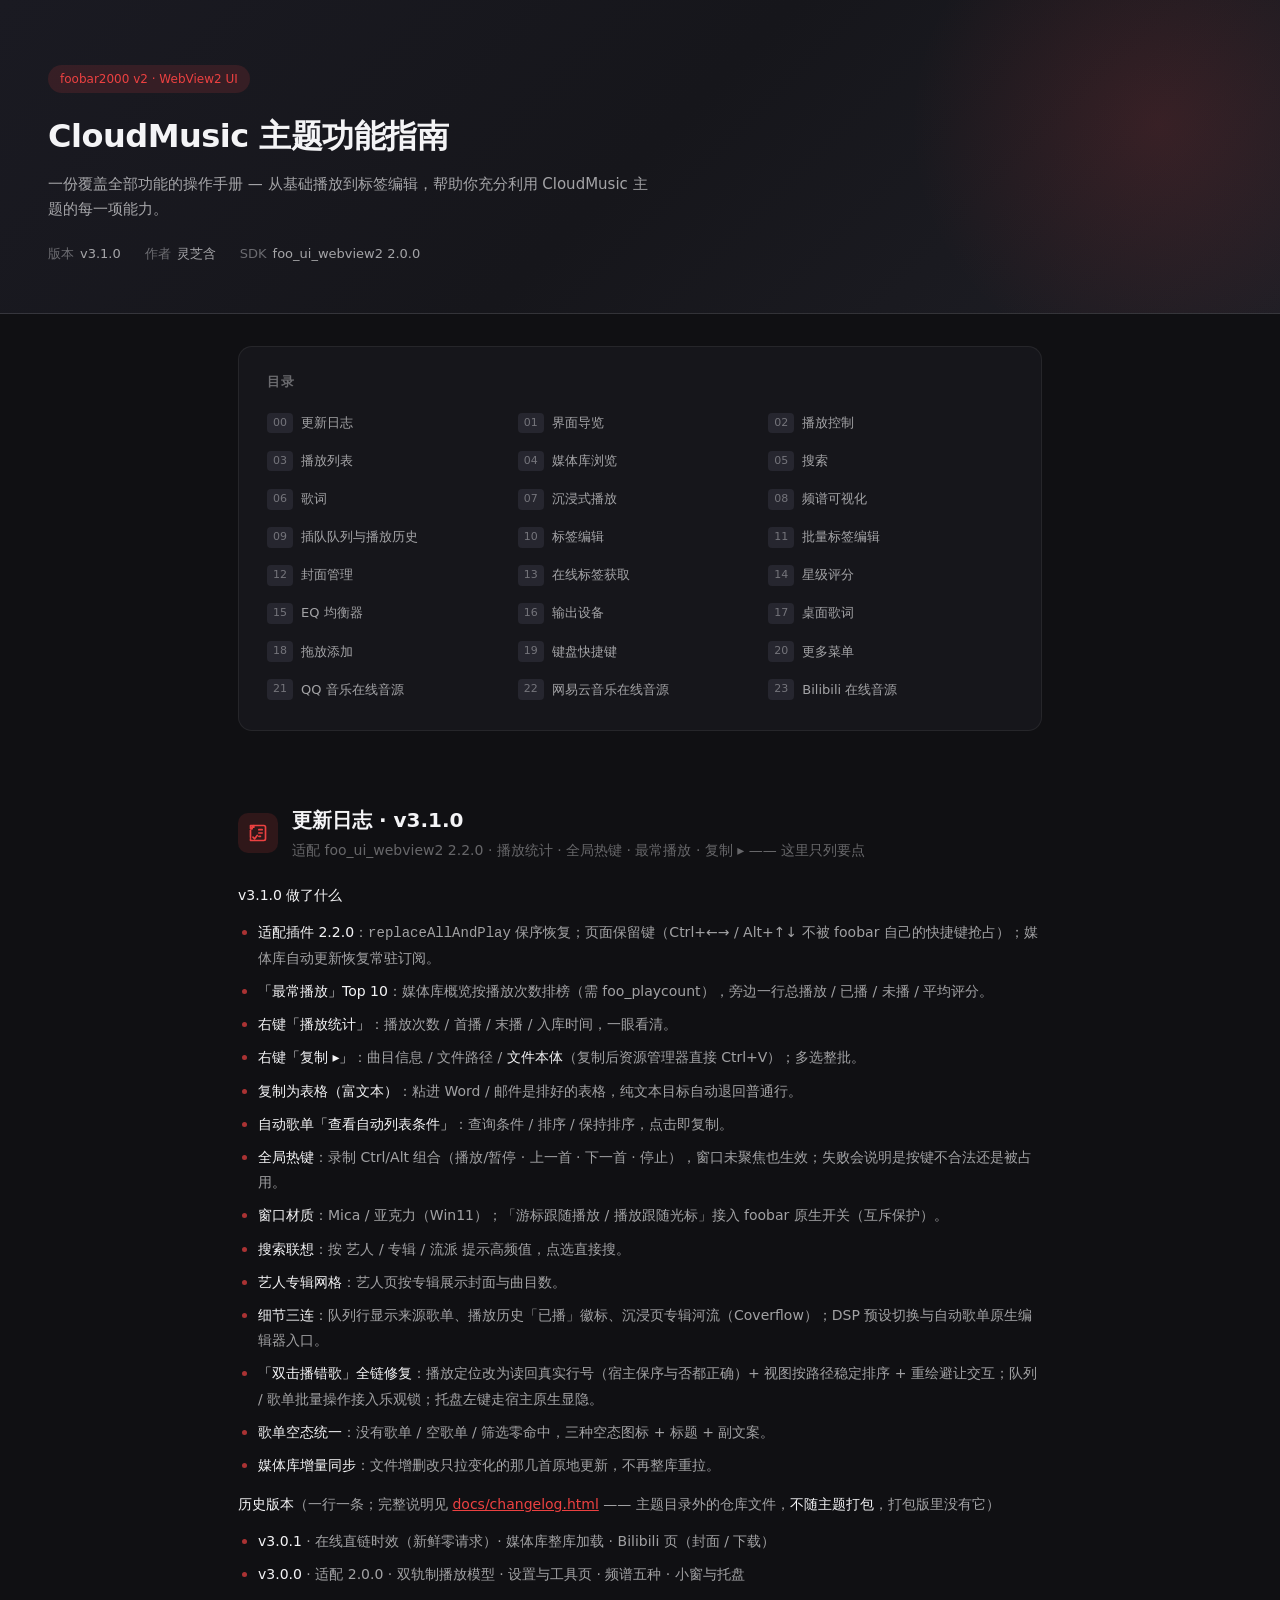
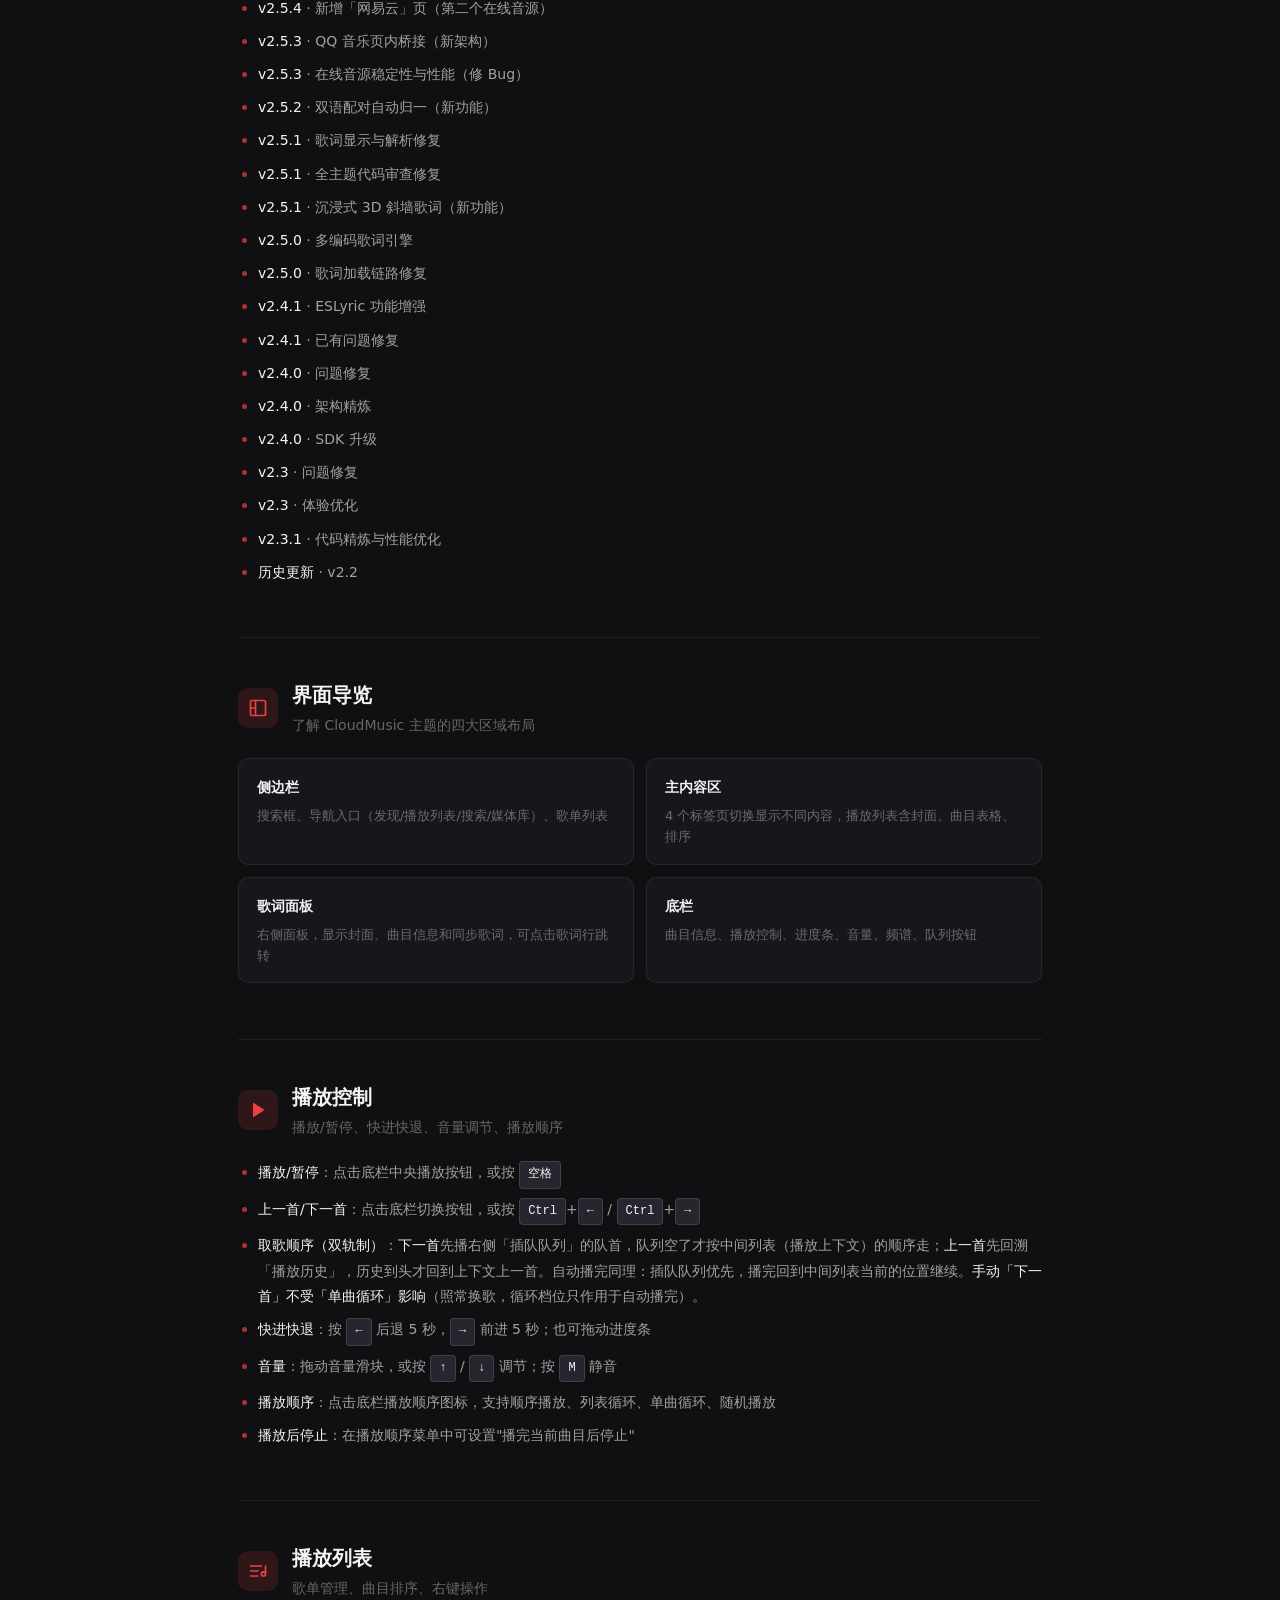
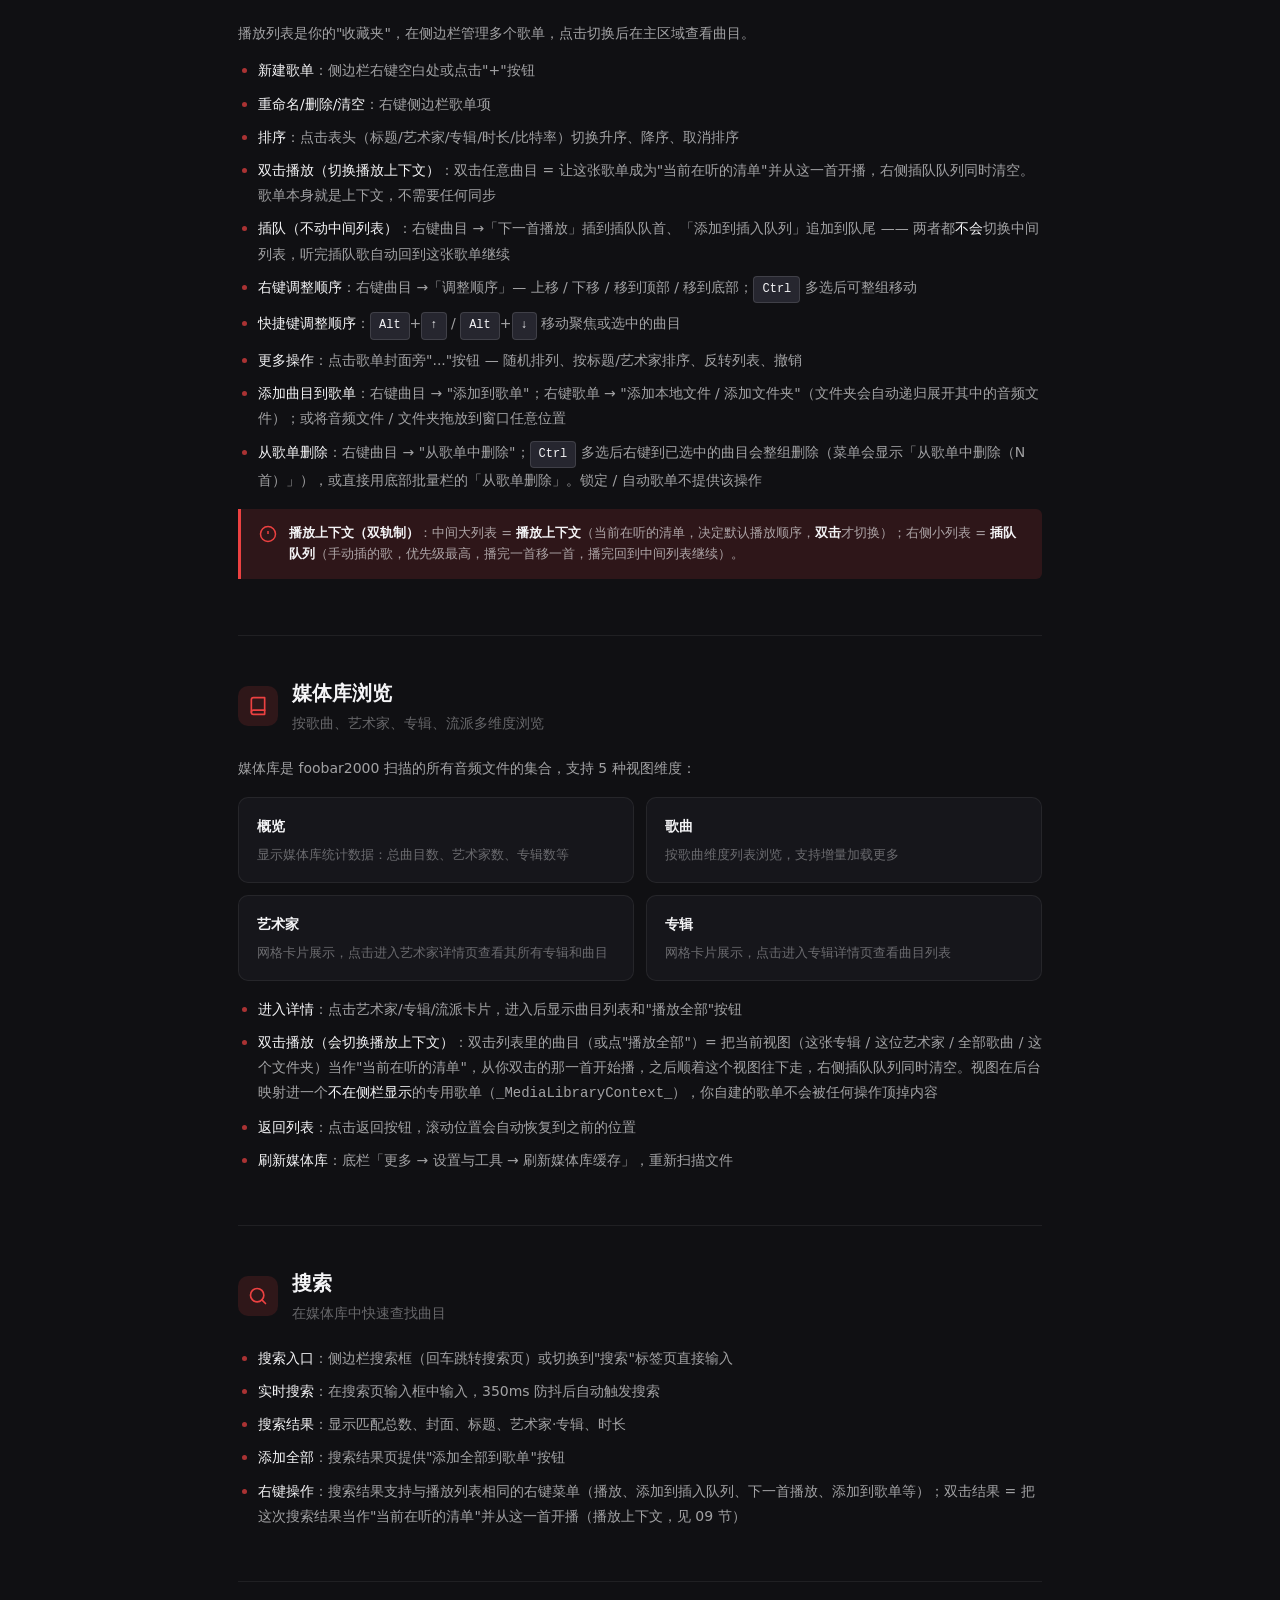
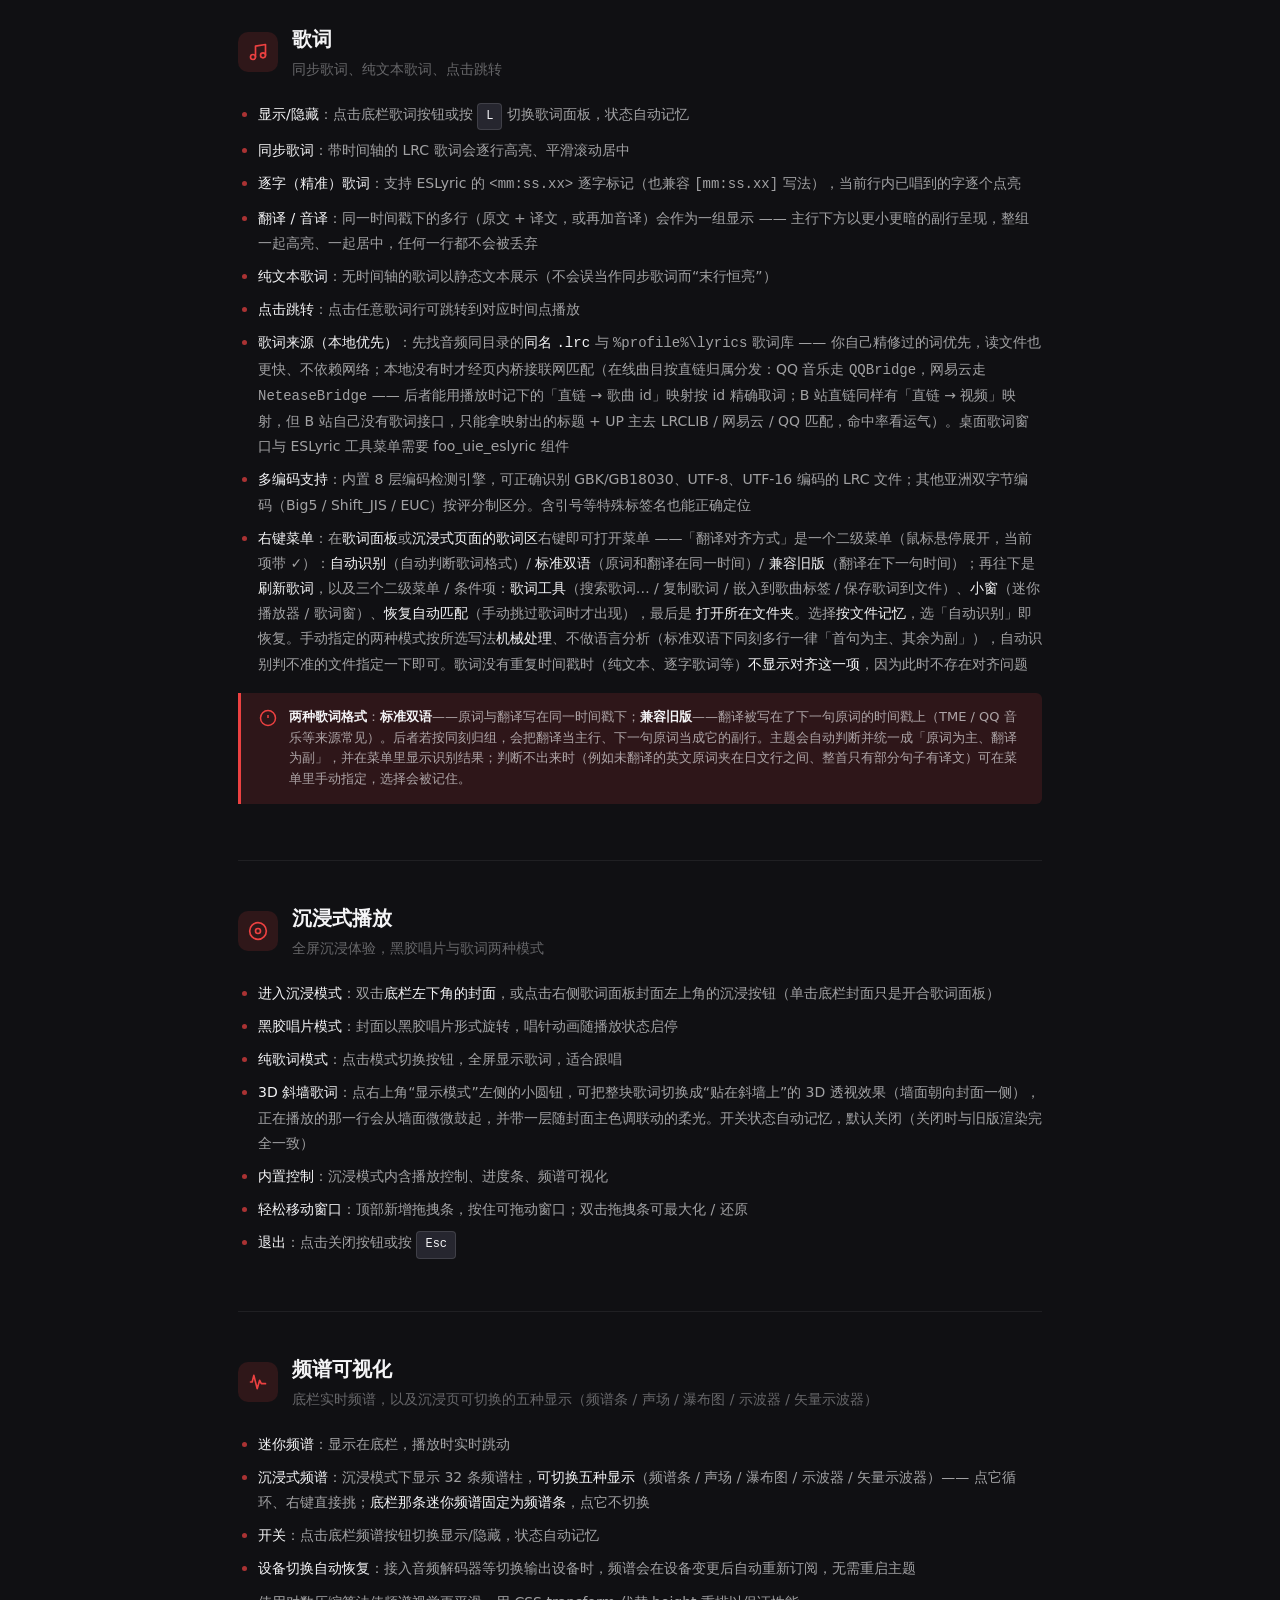
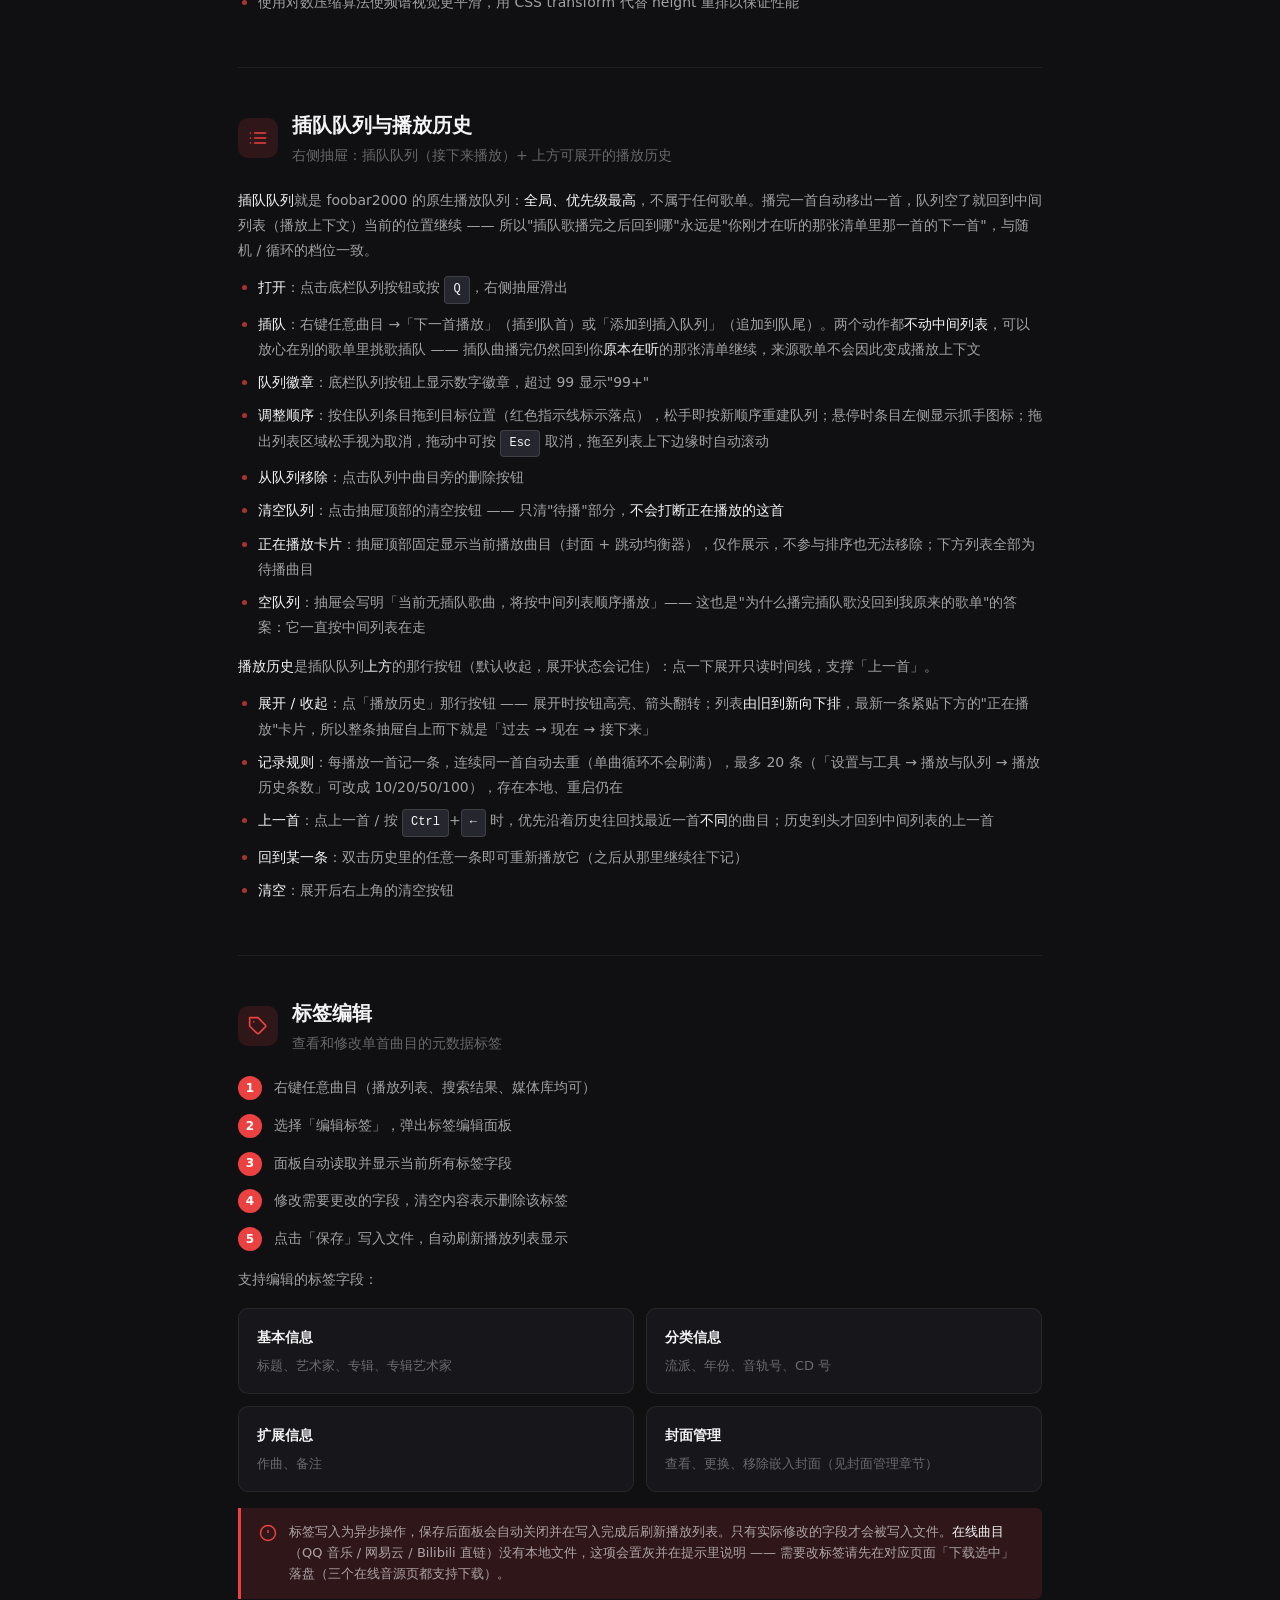
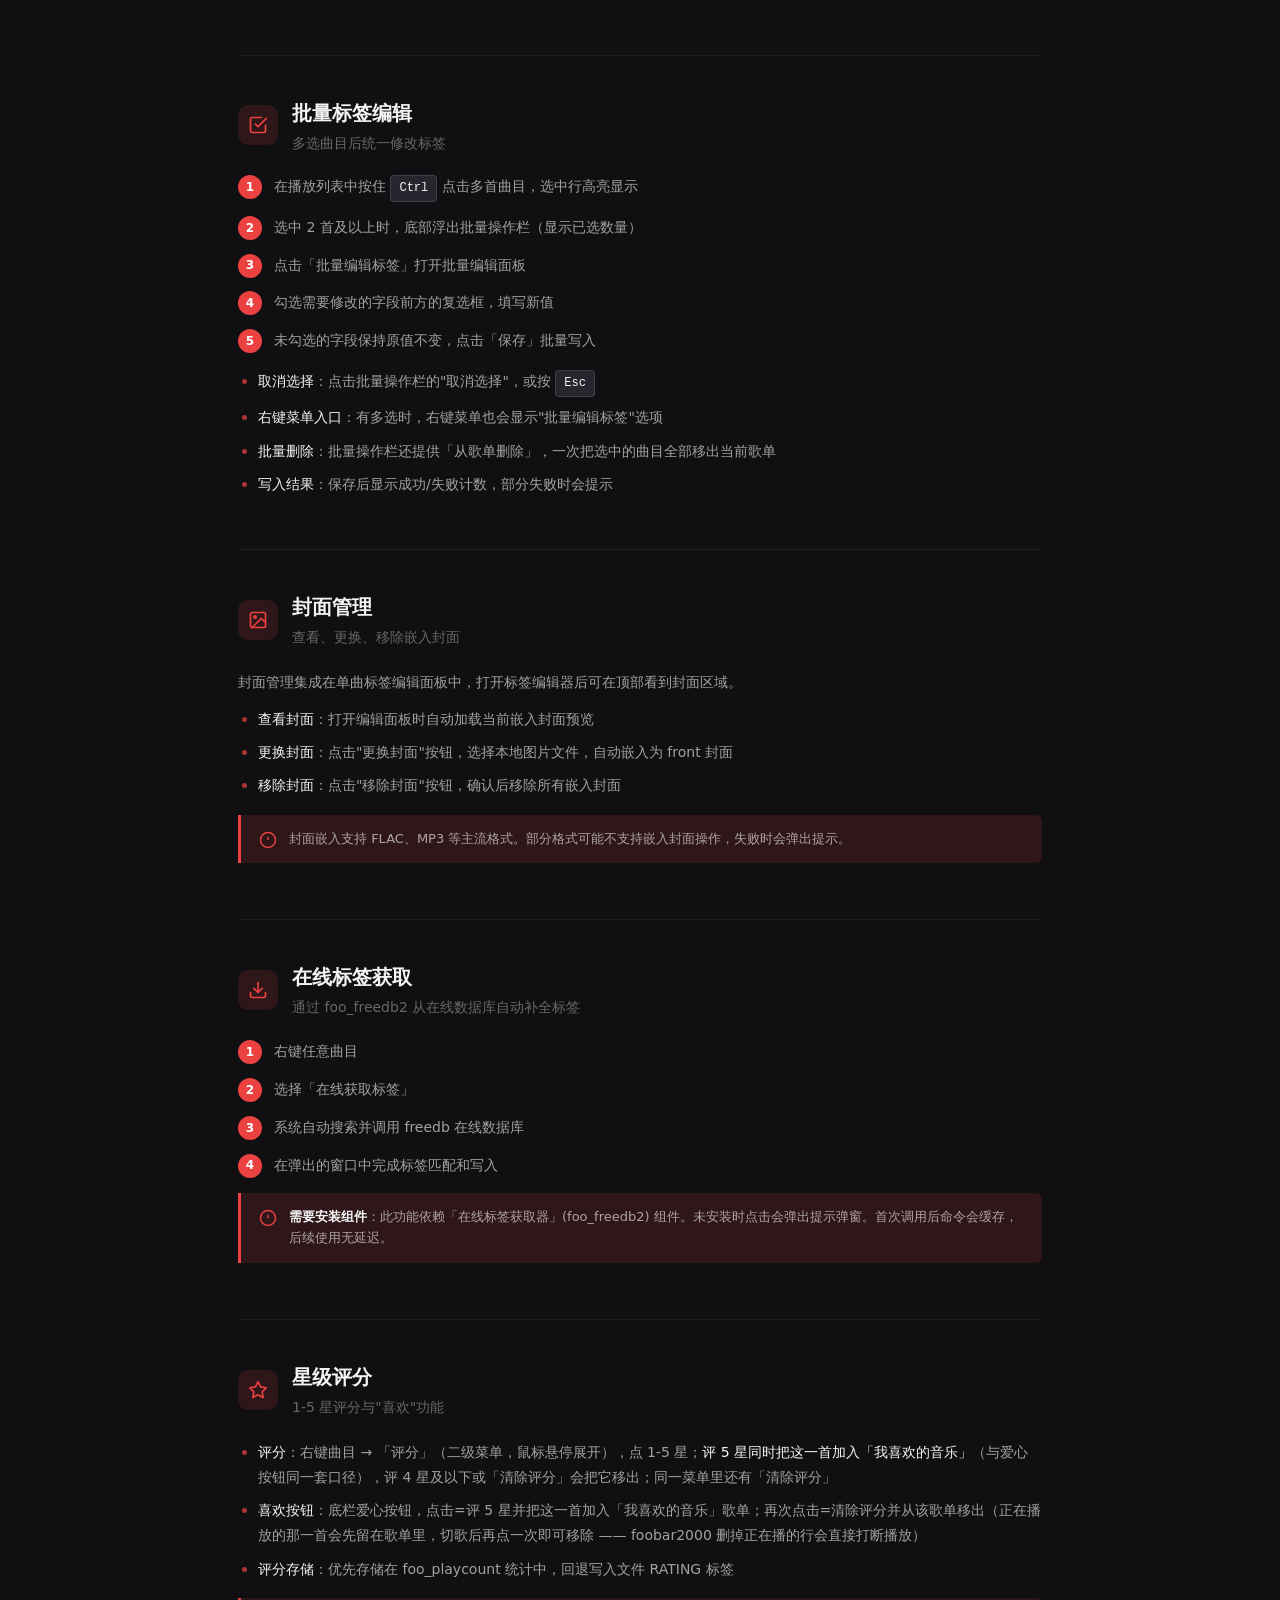
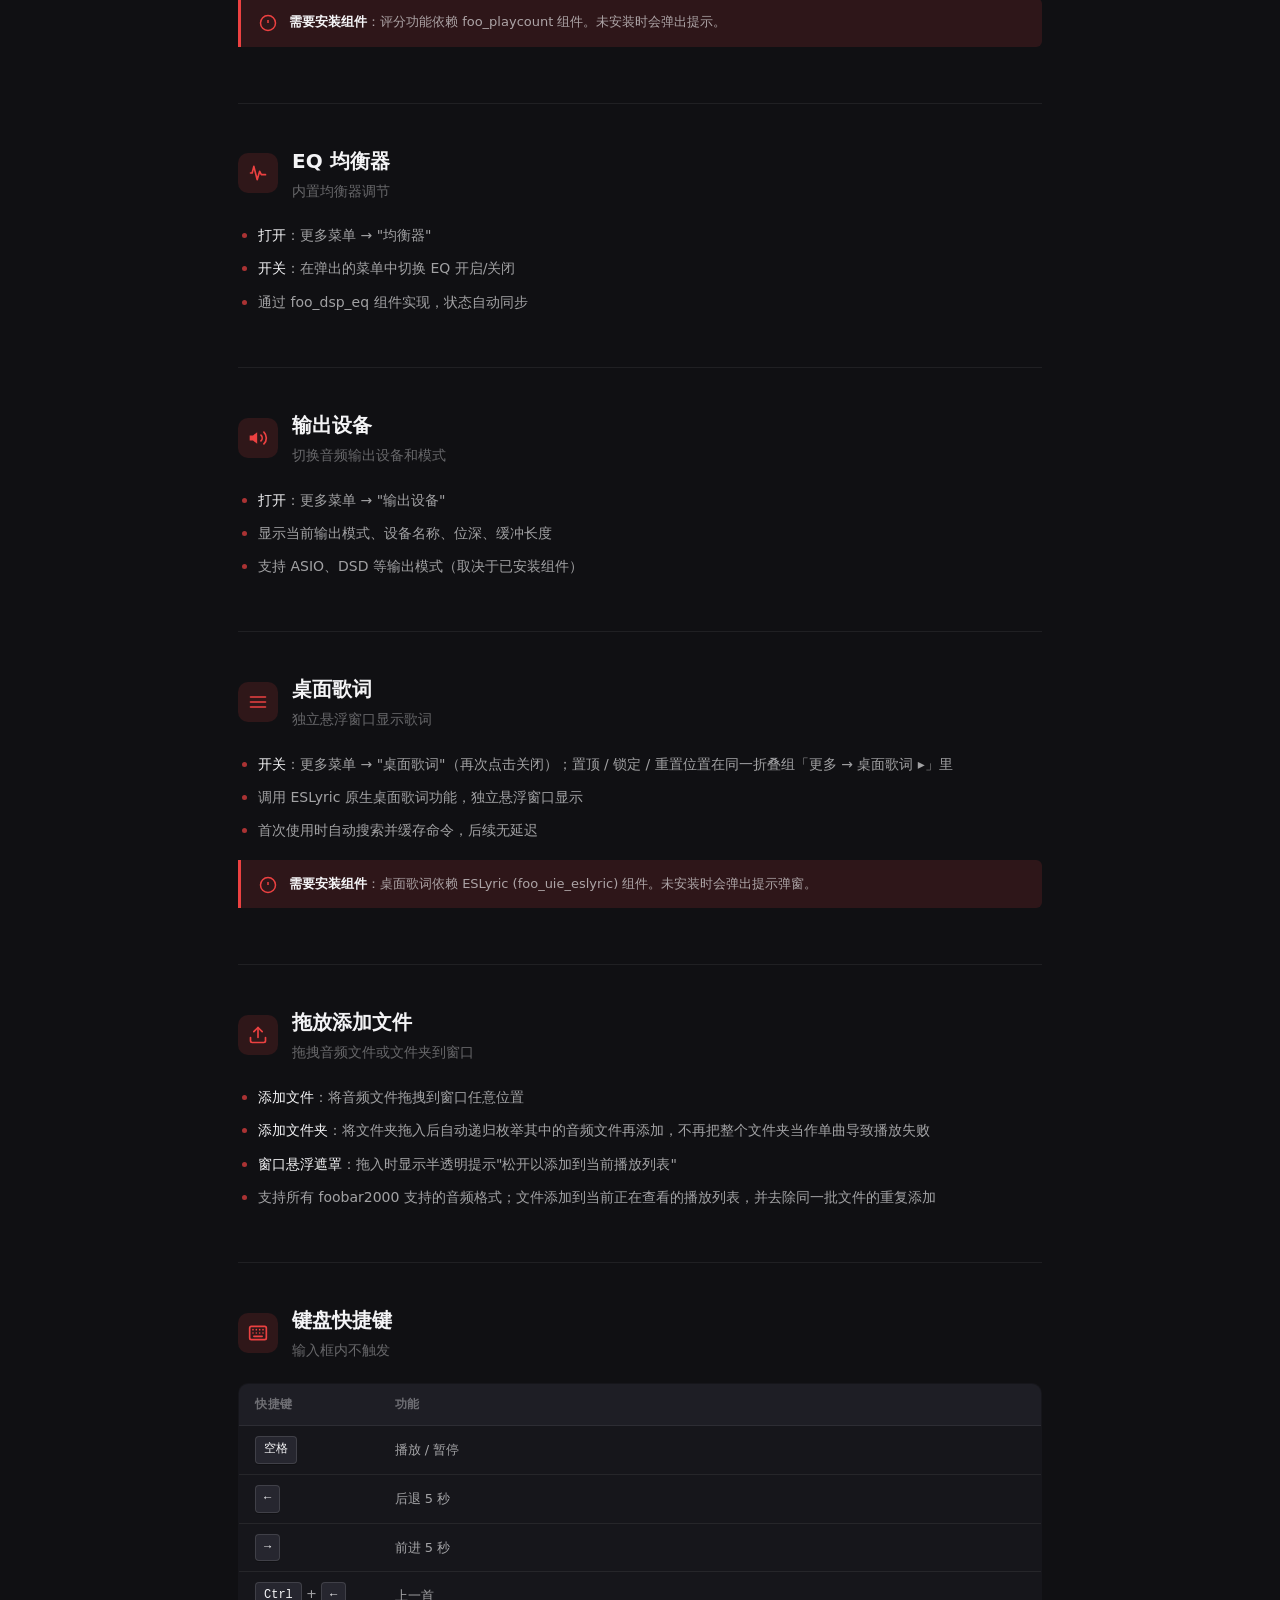
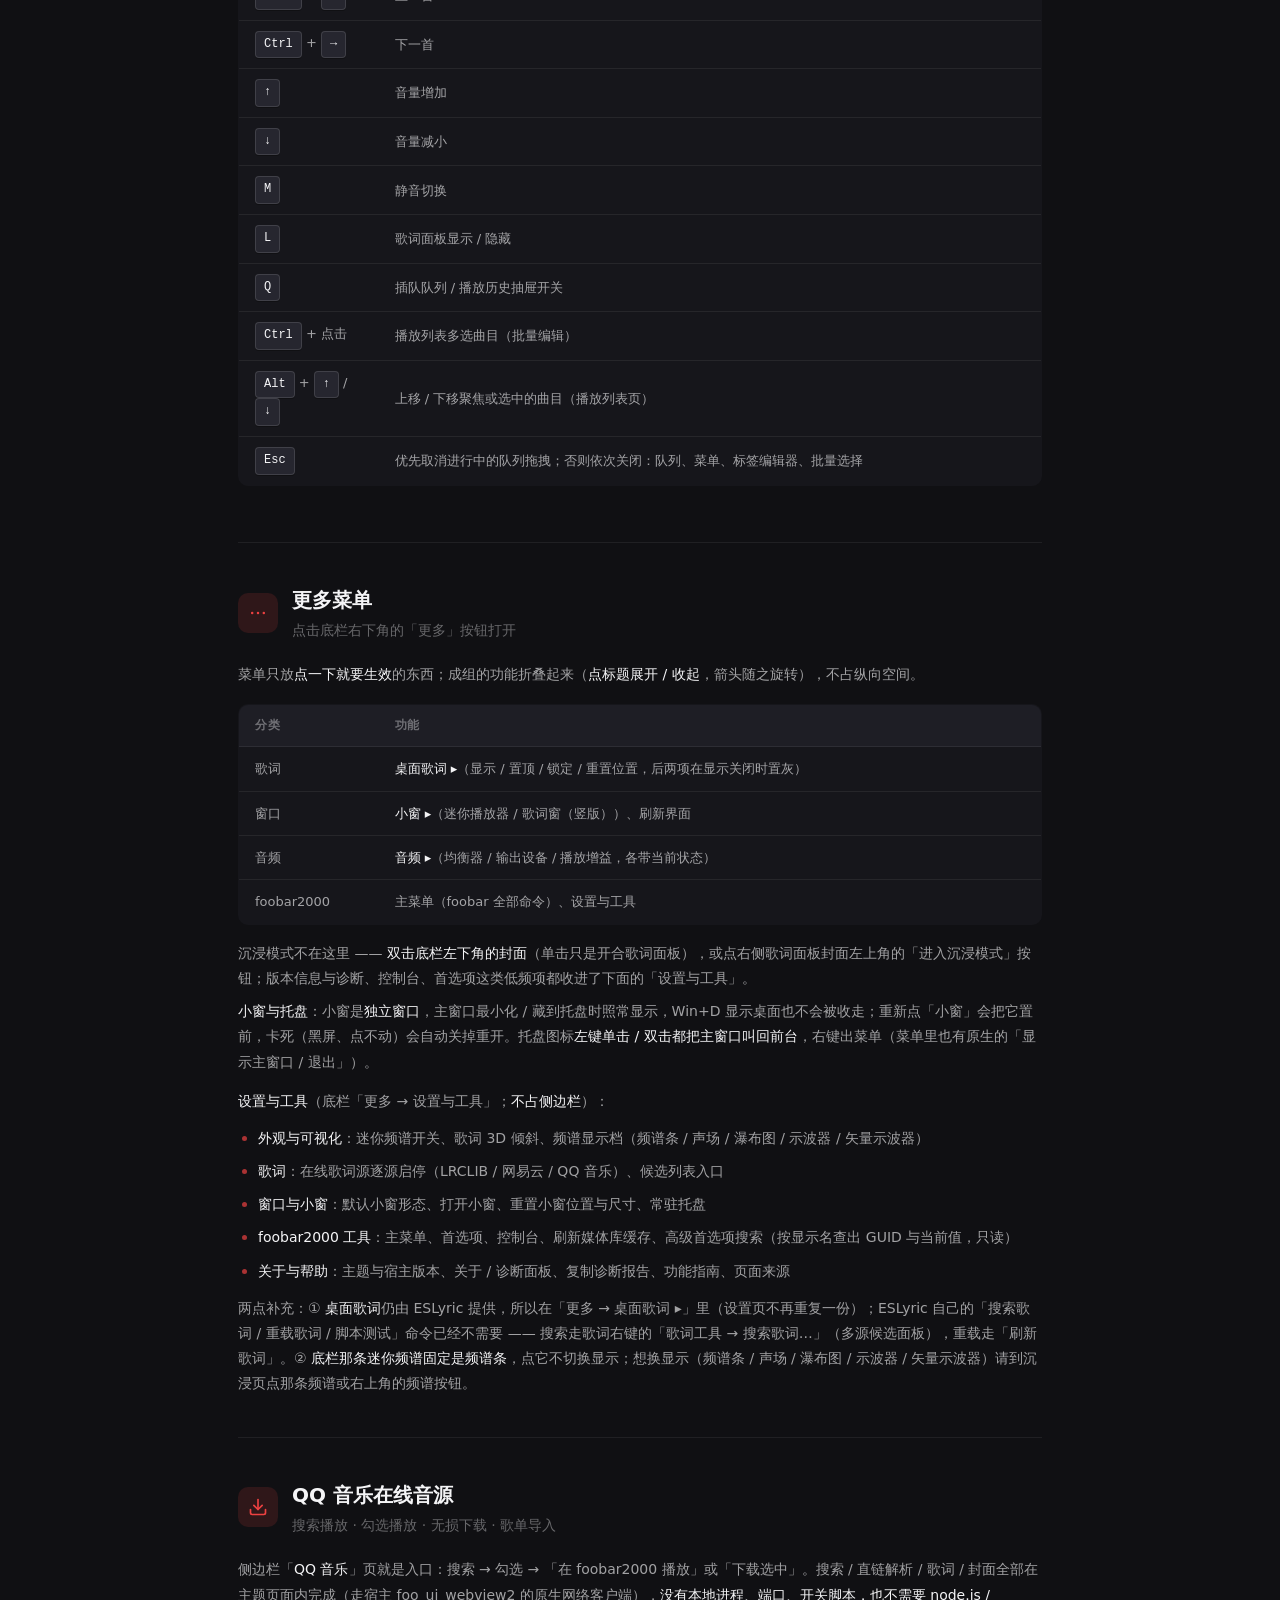
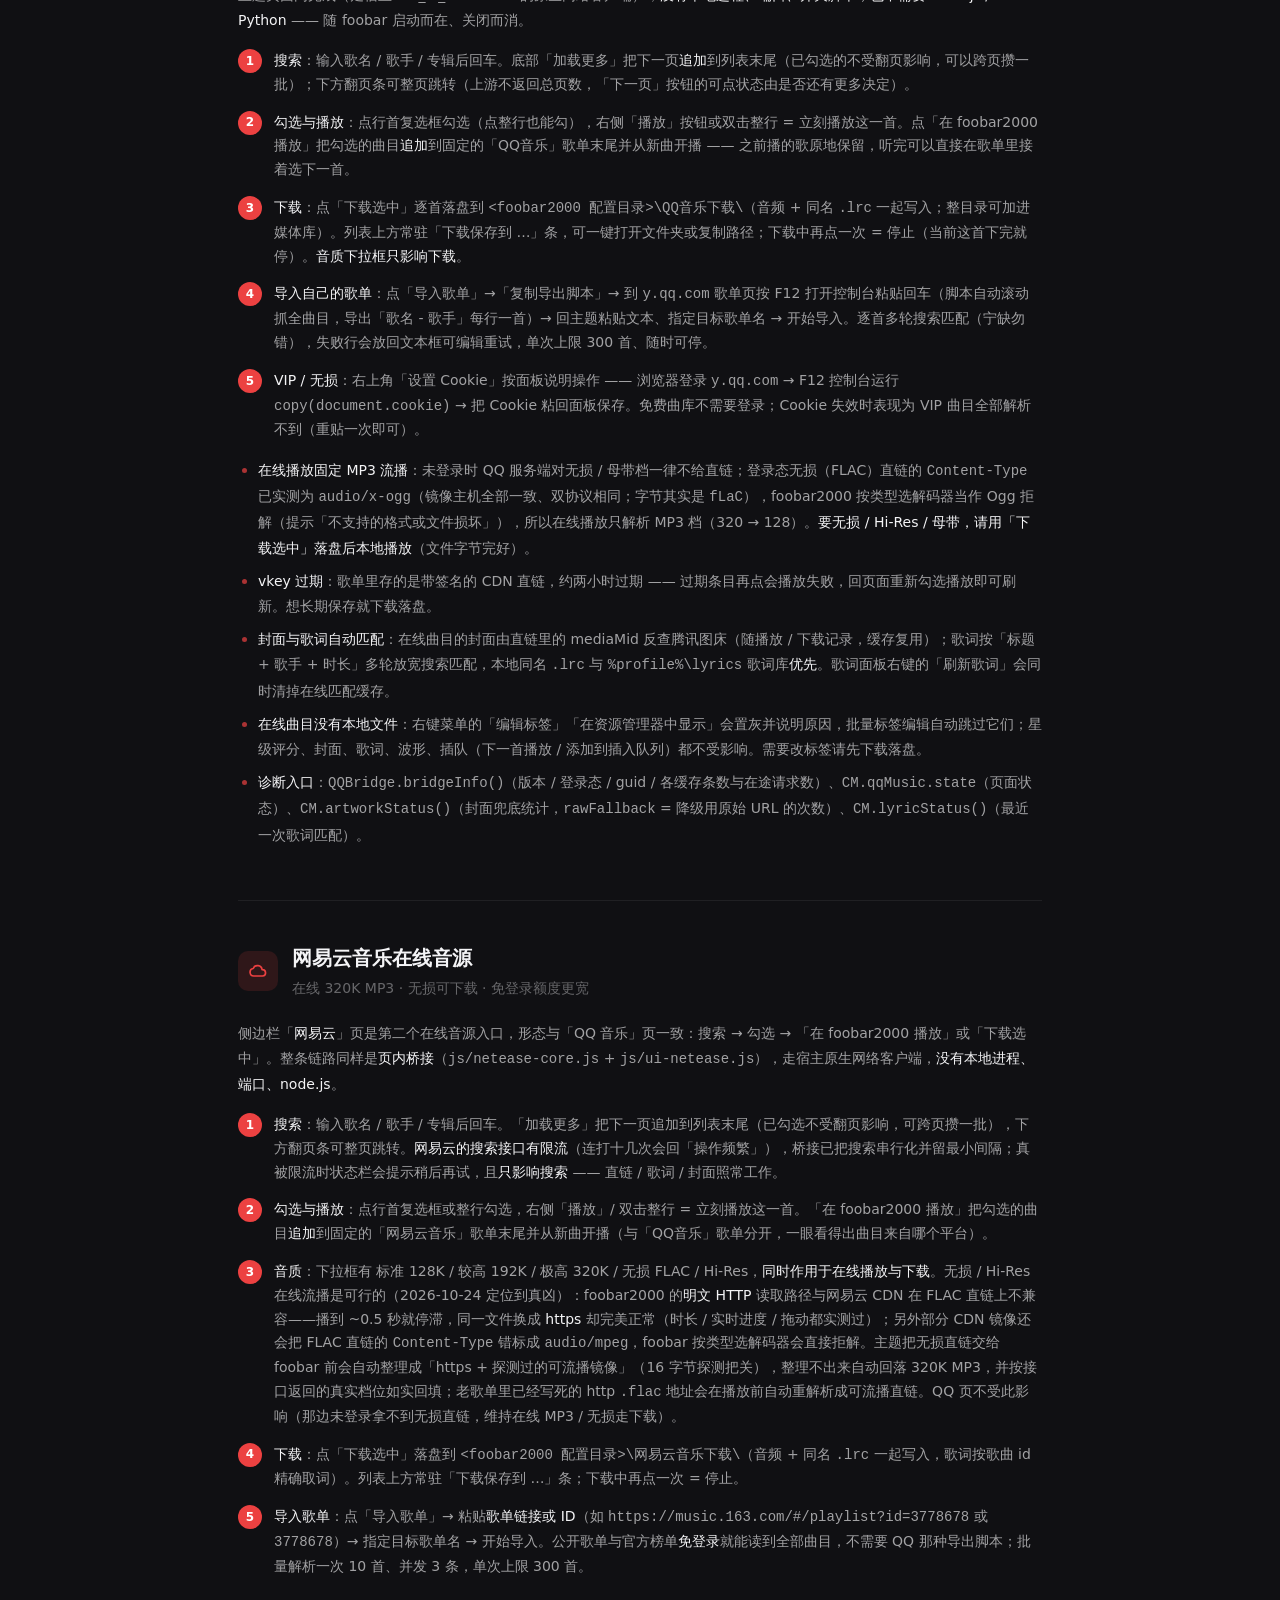
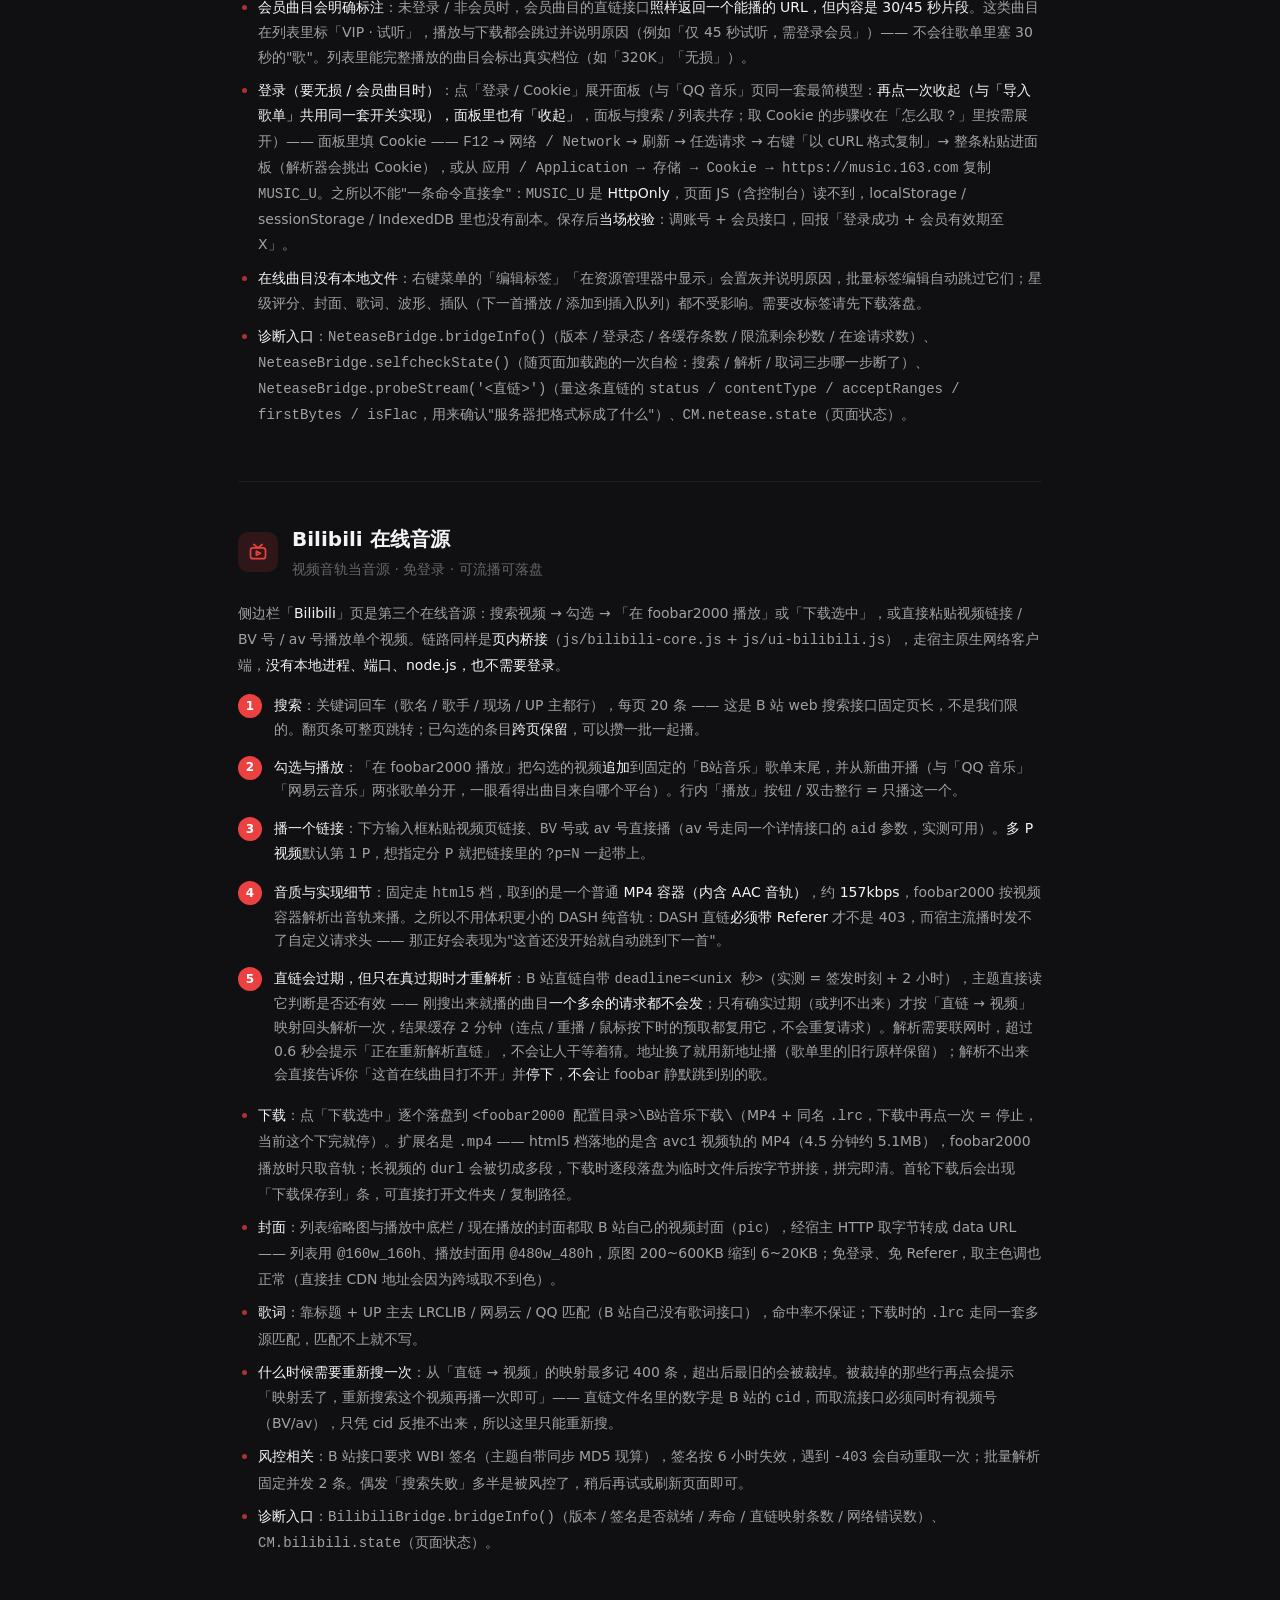
<file: default/guide.html>
<!DOCTYPE html>
<html lang="zh-CN">
<head>
<meta charset="UTF-8">
<meta name="viewport" content="width=device-width, initial-scale=1.0">
<title>CloudMusic 主题功能指南</title>
<style>
  :root{
    --accent:#EC4141; --accent-soft:hsla(0,81%,59%,0.14); --accent-glow:hsla(0,81%,59%,0.45);
    --bg-0:#101013; --bg-1:#16161b; --bg-2:#1e1e25; --bg-3:#26262f; --bg-4:#2f2f3a;
    --text:#f4f4f6; --text-2:rgba(244,244,246,0.64); --text-3:rgba(244,244,246,0.38);
    --border:rgba(255,255,255,0.065); --border-strong:rgba(255,255,255,0.12);
    --r-s:6px; --r-m:10px; --r-l:14px; --r-xl:20px;
    --ease:cubic-bezier(0.22,1,0.36,1);
  }
  *{margin:0;padding:0;box-sizing:border-box}
  body{
    font-family:'Segoe UI',system-ui,-apple-system,sans-serif;
    background:var(--bg-0);color:var(--text);line-height:1.7;
    -webkit-font-smoothing:antialiased;
  }
  /* Hero */
  .hero{
    position:relative;overflow:hidden;
    background:linear-gradient(135deg,#1a1a22 0%,#16161b 50%,#1e1e25 100%);
    border-bottom:1px solid var(--border-strong);
    padding:64px 48px 48px;
  }
  .hero::before{
    content:'';position:absolute;top:-40%;right:-10%;width:500px;height:500px;
    background:radial-gradient(circle,var(--accent-soft) 0%,transparent 70%);
    pointer-events:none;
  }
  .hero-badge{
    display:inline-flex;align-items:center;gap:6px;
    padding:4px 12px;border-radius:20px;font-size:12px;font-weight:500;
    background:var(--accent-soft);color:var(--accent);
    margin-bottom:16px;
  }
  .hero h1{font-size:32px;font-weight:700;letter-spacing:-0.5px;margin-bottom:8px}
  .hero p{font-size:15px;color:var(--text-2);max-width:600px}
  .hero-meta{display:flex;gap:24px;margin-top:20px;flex-wrap:wrap}
  .hero-meta-item{display:flex;align-items:center;gap:6px;font-size:13px;color:var(--text-3)}
  .hero-meta-item b{color:var(--text-2);font-weight:500}

  /* Layout */
  .container{max-width:900px;margin:0 auto;padding:0 48px}
  
  /* TOC */
  .toc{
    background:var(--bg-1);border:1px solid var(--border);
    border-radius:var(--r-l);padding:24px 28px;margin:32px auto;
    max-width:804px;
  }
  .toc-title{font-size:13px;font-weight:600;color:var(--text-3);text-transform:uppercase;letter-spacing:1px;margin-bottom:14px}
  .toc-grid{display:grid;grid-template-columns:repeat(auto-fill,minmax(200px,1fr));gap:6px}
  .toc-grid a{
    display:flex;align-items:center;gap:8px;
    font-size:13px;color:var(--text-2);text-decoration:none;
    padding:5px 0;transition:color 0.15s;
  }
  .toc-grid a:hover{color:var(--accent)}
  .toc-grid a .num{
    font-size:11px;color:var(--text-3);
    background:var(--bg-3);border-radius:4px;padding:1px 6px;min-width:22px;text-align:center;
  }

  /* Section */
  .section{padding:40px 0;border-top:1px solid var(--border)}
  .section:first-of-type{border-top:none}
  .section-header{display:flex;align-items:center;gap:14px;margin-bottom:20px}
  .section-icon{
    width:40px;height:40px;border-radius:var(--r-m);flex-shrink:0;
    display:flex;align-items:center;justify-content:center;
    background:var(--accent-soft);color:var(--accent);
  }
  .section-icon svg{width:20px;height:20px;stroke:currentColor;fill:none;stroke-width:2;stroke-linecap:round;stroke-linejoin:round}
  .section-title{font-size:20px;font-weight:600}
  .section-desc{font-size:14px;color:var(--text-3);margin-top:2px}
  .section-body{font-size:14px;color:var(--text-2);line-height:1.8}
  .section-body p{margin-bottom:12px}
  .section-body strong{color:var(--text);font-weight:500}
  .section-body ul{list-style:none;padding-left:0;margin:12px 0}
  .section-body li{
    position:relative;padding-left:20px;margin-bottom:8px;
  }
  .section-body li::before{
    content:'';position:absolute;left:4px;top:10px;
    width:5px;height:5px;border-radius:50%;background:var(--accent);opacity:0.7;
  }

  /* Feature cards */
  .feature-grid{display:grid;grid-template-columns:1fr 1fr;gap:12px;margin:16px 0}
  .feature-card{
    background:var(--bg-1);border:1px solid var(--border);
    border-radius:var(--r-m);padding:16px 18px;
    transition:border-color 0.2s;
  }
  .feature-card:hover{border-color:var(--border-strong)}
  .feature-card-title{font-size:14px;font-weight:600;color:var(--text);margin-bottom:6px}
  .feature-card-desc{font-size:13px;color:var(--text-3);line-height:1.6}

  /* Shortcut table */
  .shortcut-table{
    width:100%;border-collapse:collapse;margin:16px 0;
    background:var(--bg-1);border-radius:var(--r-m);overflow:hidden;
    border:1px solid var(--border);
  }
  .shortcut-table th{
    background:var(--bg-2);font-size:12px;font-weight:600;color:var(--text-3);
    text-transform:uppercase;letter-spacing:0.5px;
    padding:10px 16px;text-align:left;border-bottom:1px solid var(--border);
  }
  .shortcut-table td{
    padding:10px 16px;font-size:13px;color:var(--text-2);
    border-bottom:1px solid var(--border);
  }
  .shortcut-table tr:last-child td{border-bottom:none}
  .shortcut-table td:first-child{width:140px}
  kbd{
    display:inline-block;padding:2px 8px;font-size:12px;
    font-family:'Consolas','SF Mono',monospace;font-weight:500;
    background:var(--bg-3);border:1px solid var(--border-strong);
    border-radius:4px;color:var(--text);box-shadow:0 1px 0 var(--bg-0);
  }

  /* Callout */
  .callout{
    display:flex;gap:12px;padding:14px 18px;margin:16px 0;
    background:var(--accent-soft);border-left:3px solid var(--accent);
    border-radius:0 var(--r-s) var(--r-s) 0;
  }
  .callout svg{width:18px;height:18px;flex-shrink:0;margin-top:2px;color:var(--accent)}
  .callout-text{font-size:13px;color:var(--text-2);line-height:1.6}
  .callout-text b{color:var(--text)}

  /* Step list */
  .steps{counter-reset:step;margin:16px 0;padding:0;list-style:none}
  .steps li{
    position:relative;padding-left:36px;margin-bottom:14px;
    font-size:14px;color:var(--text-2);line-height:1.7;
  }
  .steps li::before{
    counter-increment:step;content:counter(step);
    position:absolute;left:0;top:0;
    width:24px;height:24px;border-radius:50%;
    background:var(--accent);color:#fff;
    font-size:12px;font-weight:600;
    display:flex;align-items:center;justify-content:center;
    opacity:1; /* 覆盖 .section-body li::before 的 opacity:0.7，否则序号显示为半透明 */
  }

  /* Footer */
  .footer{
    text-align:center;padding:48px 48px 32px;
    border-top:1px solid var(--border);margin-top:40px;
  }
  .footer p{font-size:13px;color:var(--text-3);margin-bottom:6px}
  .footer .footer-author{color:var(--text-2);font-weight:500}

  @media(max-width:680px){
    .hero{padding:40px 24px 32px}
    .container{padding:0 24px}
    .feature-grid{grid-template-columns:1fr}
    .toc{margin:24px}
  }
</style>
</head>
<body>

<!-- Hero -->
<div class="hero">
  <div class="hero-badge">foobar2000 v2 · WebView2 UI</div>
  <h1>CloudMusic 主题功能指南</h1>
  <p>一份覆盖全部功能的操作手册 — 从基础播放到标签编辑，帮助你充分利用 CloudMusic 主题的每一项能力。</p>
  <div class="hero-meta">
    <div class="hero-meta-item">版本 <b>v3.1.0</b></div>
    <div class="hero-meta-item">作者 <b>灵芝含</b></div>
    <div class="hero-meta-item">SDK <b>foo_ui_webview2 2.0.0</b></div>
  </div>
</div>

<!-- TOC -->
<div class="toc">
  <div class="toc-title">目录</div>
  <div class="toc-grid">
    <a href="#changelog"><span class="num">00</span>更新日志</a>
    <a href="#s1"><span class="num">01</span>界面导览</a>
    <a href="#s2"><span class="num">02</span>播放控制</a>
    <a href="#s3"><span class="num">03</span>播放列表</a>
    <a href="#s4"><span class="num">04</span>媒体库浏览</a>
    <a href="#s5"><span class="num">05</span>搜索</a>
    <a href="#s6"><span class="num">06</span>歌词</a>
    <a href="#s7"><span class="num">07</span>沉浸式播放</a>
    <a href="#s8"><span class="num">08</span>频谱可视化</a>
    <a href="#s9"><span class="num">09</span>插队队列与播放历史</a>
    <a href="#s10"><span class="num">10</span>标签编辑</a>
    <a href="#s11"><span class="num">11</span>批量标签编辑</a>
    <a href="#s12"><span class="num">12</span>封面管理</a>
    <a href="#s13"><span class="num">13</span>在线标签获取</a>
    <a href="#s14"><span class="num">14</span>星级评分</a>
    <a href="#s15"><span class="num">15</span>EQ 均衡器</a>
    <a href="#s16"><span class="num">16</span>输出设备</a>
    <a href="#s17"><span class="num">17</span>桌面歌词</a>
    <a href="#s18"><span class="num">18</span>拖放添加</a>
    <a href="#s19"><span class="num">19</span>键盘快捷键</a>
    <a href="#s20"><span class="num">20</span>更多菜单</a>
    <a href="#s21"><span class="num">21</span>QQ 音乐在线音源</a>
    <a href="#s22"><span class="num">22</span>网易云音乐在线音源</a>
    <a href="#s23"><span class="num">23</span>Bilibili 在线音源</a>
  </div>
</div>

<div class="container">

<!-- 00 更新日志 -->
<!-- 00 更新日志（主题内只列要点；完整历史见主题目录外的 docs/changelog.html） -->
<div class="section" id="changelog">
  <div class="section-header">
    <div class="section-icon">
      <svg viewBox="0 0 24 24"><path d="M3 3v4h2V5h2V3Z"/><path d="M7 3h12a2 2 0 0 1 2 2v14a2 2 0 0 1-2 2H3v-2"/><path d="M3 9v8"/><path d="M13 8h4"/><path d="M13 12h4"/><path d="M13 16h2"/><path d="M6 17l2 2 3-4"/></svg>
    </div>
    <div>
      <div class="section-title">更新日志 · v3.1.0</div>
      <div class="section-desc">适配 foo_ui_webview2 2.2.0 · 播放统计 · 全局热键 · 最常播放 · 复制 ▸ —— 这里只列要点</div>
    </div>
  </div>
  <div class="section-body">
    <strong>v3.1.0 做了什么</strong>
    <ul>
      <li><strong>适配插件 2.2.0</strong>：<code>replaceAllAndPlay</code> 保序恢复；页面保留键（Ctrl+←→ / Alt+↑↓ 不被 foobar 自己的快捷键抢占）；媒体库自动更新恢复常驻订阅。</li>
      <li><strong>「最常播放」Top 10</strong>：媒体库概览按播放次数排榜（需 foo_playcount），旁边一行总播放 / 已播 / 未播 / 平均评分。</li>
      <li><strong>右键「播放统计」</strong>：播放次数 / 首播 / 末播 / 入库时间，一眼看清。</li>
      <li><strong>右键「复制 ▸」</strong>：曲目信息 / 文件路径 / <strong>文件本体</strong>（复制后资源管理器直接 Ctrl+V）；多选整批。</li>
      <li><strong>复制为表格（富文本）</strong>：粘进 Word / 邮件是排好的表格，纯文本目标自动退回普通行。</li>
      <li><strong>自动歌单「查看自动列表条件」</strong>：查询条件 / 排序 / 保持排序，点击即复制。</li>
      <li><strong>全局热键</strong>：录制 Ctrl/Alt 组合（播放/暂停 · 上一首 · 下一首 · 停止），窗口未聚焦也生效；失败会说明是按键不合法还是被占用。</li>
      <li><strong>窗口材质</strong>：Mica / 亚克力（Win11）；「游标跟随播放 / 播放跟随光标」接入 foobar 原生开关（互斥保护）。</li>
      <li><strong>搜索联想</strong>：按 艺人 / 专辑 / 流派 提示高频值，点选直接搜。</li>
      <li><strong>艺人专辑网格</strong>：艺人页按专辑展示封面与曲目数。</li>
      <li><strong>细节三连</strong>：队列行显示来源歌单、播放历史「已播」徽标、沉浸页专辑河流（Coverflow）；DSP 预设切换与自动歌单原生编辑器入口。</li>
      <li><strong>「双击播错歌」全链修复</strong>：播放定位改为读回真实行号（宿主保序与否都正确）+ 视图按路径稳定排序 + 重绘避让交互；队列 / 歌单批量操作接入乐观锁；托盘左键走宿主原生显隐。</li>
      <li><strong>歌单空态统一</strong>：没有歌单 / 空歌单 / 筛选零命中，三种空态图标 + 标题 + 副文案。</li>
      <li><strong>媒体库增量同步</strong>：文件增删改只拉变化的那几首原地更新，不再整库重拉。</li>
    </ul>
    <p style="margin:14px 0 8px"><strong>历史版本</strong>（一行一条；完整说明见 <a href="../docs/changelog.md" style="color:var(--accent)">docs/changelog.html</a> —— 主题目录外的仓库文件，<strong>不随主题打包</strong>，打包版里没有它）</p>
    <ul>
      <li><strong>v3.0.1</strong> · 在线直链时效（新鲜零请求）· 媒体库整库加载 · Bilibili 页（封面 / 下载）</li>
      <li><strong>v3.0.0</strong> · 适配 2.0.0 · 双轨制播放模型 · 设置与工具页 · 频谱五种 · 小窗与托盘</li>
      <li><strong>v2.5.4</strong> · 新增「网易云」页（第二个在线音源）</li>
      <li><strong>v2.5.3</strong> · QQ 音乐页内桥接（新架构）</li>
      <li><strong>v2.5.3</strong> · 在线音源稳定性与性能（修 Bug）</li>
      <li><strong>v2.5.2</strong> · 双语配对自动归一（新功能）</li>
      <li><strong>v2.5.1</strong> · 歌词显示与解析修复</li>
      <li><strong>v2.5.1</strong> · 全主题代码审查修复</li>
      <li><strong>v2.5.1</strong> · 沉浸式 3D 斜墙歌词（新功能）</li>
      <li><strong>v2.5.0</strong> · 多编码歌词引擎</li>
      <li><strong>v2.5.0</strong> · 歌词加载链路修复</li>
      <li><strong>v2.4.1</strong> · ESLyric 功能增强</li>
      <li><strong>v2.4.1</strong> · 已有问题修复</li>
      <li><strong>v2.4.0</strong> · 问题修复</li>
      <li><strong>v2.4.0</strong> · 架构精炼</li>
      <li><strong>v2.4.0</strong> · SDK 升级</li>
      <li><strong>v2.3</strong> · 问题修复</li>
      <li><strong>v2.3</strong> · 体验优化</li>
      <li><strong>v2.3.1</strong> · 代码精炼与性能优化</li>
      <li><strong>历史更新</strong> · v2.2</li>
    </ul>
  </div>
</div>

<div class="section" id="s1">
  <div class="section-header">
    <div class="section-icon">
      <svg viewBox="0 0 24 24"><rect x="3" y="3" width="18" height="18" rx="2"/><line x1="9" y1="3" x2="9" y2="21"/><line x1="3" y1="12" x2="9" y2="12"/></svg>
    </div>
    <div>
      <div class="section-title">界面导览</div>
      <div class="section-desc">了解 CloudMusic 主题的四大区域布局</div>
    </div>
  </div>
  <div class="section-body">
    <div class="feature-grid">
      <div class="feature-card">
        <div class="feature-card-title">侧边栏</div>
        <div class="feature-card-desc">搜索框、导航入口（发现/播放列表/搜索/媒体库）、歌单列表</div>
      </div>
      <div class="feature-card">
        <div class="feature-card-title">主内容区</div>
        <div class="feature-card-desc">4 个标签页切换显示不同内容，播放列表含封面、曲目表格、排序</div>
      </div>
      <div class="feature-card">
        <div class="feature-card-title">歌词面板</div>
        <div class="feature-card-desc">右侧面板，显示封面、曲目信息和同步歌词，可点击歌词行跳转</div>
      </div>
      <div class="feature-card">
        <div class="feature-card-title">底栏</div>
        <div class="feature-card-desc">曲目信息、播放控制、进度条、音量、频谱、队列按钮</div>
      </div>
    </div>
  </div>
</div>

<!-- 02 播放控制 -->
<div class="section" id="s2">
  <div class="section-header">
    <div class="section-icon">
      <svg viewBox="0 0 24 24"><polygon points="6 3 20 12 6 21 6 3" fill="currentColor" stroke="none"/></svg>
    </div>
    <div>
      <div class="section-title">播放控制</div>
      <div class="section-desc">播放/暂停、快进快退、音量调节、播放顺序</div>
    </div>
  </div>
  <div class="section-body">
    <ul>
      <li><strong>播放/暂停</strong>：点击底栏中央播放按钮，或按 <kbd>空格</kbd></li>
      <li><strong>上一首/下一首</strong>：点击底栏切换按钮，或按 <kbd>Ctrl</kbd>+<kbd>&larr;</kbd> / <kbd>Ctrl</kbd>+<kbd>&rarr;</kbd></li>
      <li><strong>取歌顺序（双轨制）</strong>：<strong>下一首</strong>先播右侧「插队队列」的队首，队列空了才按中间列表（播放上下文）的顺序走；<strong>上一首</strong>先回溯「播放历史」，历史到头才回到上下文上一首。自动播完同理：插队队列优先，播完回到中间列表当前的位置继续。<strong>手动「下一首」不受「单曲循环」影响</strong>（照常换歌，循环档位只作用于自动播完）。</li>
      <li><strong>快进快退</strong>：按 <kbd>&larr;</kbd> 后退 5 秒，<kbd>&rarr;</kbd> 前进 5 秒；也可拖动进度条</li>
      <li><strong>音量</strong>：拖动音量滑块，或按 <kbd>&uarr;</kbd> / <kbd>&darr;</kbd> 调节；按 <kbd>M</kbd> 静音</li>
      <li><strong>播放顺序</strong>：点击底栏播放顺序图标，支持顺序播放、列表循环、单曲循环、随机播放</li>
      <li><strong>播放后停止</strong>：在播放顺序菜单中可设置"播完当前曲目后停止"</li>
    </ul>
  </div>
</div>

<!-- 03 播放列表 -->
<div class="section" id="s3">
  <div class="section-header">
    <div class="section-icon">
      <svg viewBox="0 0 24 24"><path d="M21 15V6"/><path d="M18.5 18a2.5 2.5 0 1 0 0-5 2.5 2.5 0 0 0 0 5z"/><path d="M12 12H3"/><path d="M16 6H3"/><path d="M12 18H3"/></svg>
    </div>
    <div>
      <div class="section-title">播放列表</div>
      <div class="section-desc">歌单管理、曲目排序、右键操作</div>
    </div>
  </div>
  <div class="section-body">
    <p>播放列表是你的"收藏夹"，在侧边栏管理多个歌单，点击切换后在主区域查看曲目。</p>
    <ul>
      <li><strong>新建歌单</strong>：侧边栏右键空白处或点击"+"按钮</li>
      <li><strong>重命名/删除/清空</strong>：右键侧边栏歌单项</li>
      <li><strong>排序</strong>：点击表头（标题/艺术家/专辑/时长/比特率）切换升序、降序、取消排序</li>
      <li><strong>双击播放（切换播放上下文）</strong>：双击任意曲目 = 让这张歌单成为"当前在听的清单"并从这一首开播，右侧插队队列同时清空。歌单本身就是上下文，不需要任何同步</li>
      <li><strong>插队（不动中间列表）</strong>：右键曲目 →「下一首播放」插到插队队首、「添加到插入队列」追加到队尾 —— 两者都<strong>不会</strong>切换中间列表，听完插队歌自动回到这张歌单继续</li>
      <li><strong>右键调整顺序</strong>：右键曲目 →「调整顺序」— 上移 / 下移 / 移到顶部 / 移到底部；<kbd>Ctrl</kbd> 多选后可整组移动</li>
      <li><strong>快捷键调整顺序</strong>：<kbd>Alt</kbd>+<kbd>&uarr;</kbd> / <kbd>Alt</kbd>+<kbd>&darr;</kbd> 移动聚焦或选中的曲目</li>
      <li><strong>更多操作</strong>：点击歌单封面旁"..."按钮 — 随机排列、按标题/艺术家排序、反转列表、撤销</li>
      <li><strong>添加曲目到歌单</strong>：右键曲目 → "添加到歌单"；右键歌单 → "添加本地文件 / 添加文件夹"（文件夹会自动递归展开其中的音频文件）；或将音频文件 / 文件夹拖放到窗口任意位置</li>
      <li><strong>从歌单删除</strong>：右键曲目 → "从歌单中删除"；<kbd>Ctrl</kbd> 多选后右键到已选中的曲目会整组删除（菜单会显示「从歌单中删除（N 首）」），或直接用底部批量栏的「从歌单删除」。锁定 / 自动歌单不提供该操作</li>
    </ul>
    <div class="callout">
      <svg viewBox="0 0 24 24" fill="none" stroke="currentColor" stroke-width="2"><circle cx="12" cy="12" r="10"/><line x1="12" y1="8" x2="12" y2="12"/><line x1="12" y1="16" x2="12.01" y2="16"/></svg>
      <div class="callout-text"><b>播放上下文（双轨制）</b>：中间大列表 = <b>播放上下文</b>（当前在听的清单，决定默认播放顺序，<b>双击</b>才切换）；右侧小列表 = <b>插队队列</b>（手动插的歌，优先级最高，播完一首移一首，播完回到中间列表继续）。</div>
    </div>
  </div>
</div>

<!-- 04 媒体库 -->
<div class="section" id="s4">
  <div class="section-header">
    <div class="section-icon">
      <svg viewBox="0 0 24 24"><path d="M4 19.5A2.5 2.5 0 0 1 6.5 17H20"/><path d="M6.5 2H20v20H6.5A2.5 2.5 0 0 1 4 19.5v-15A2.5 2.5 0 0 1 6.5 2z"/></svg>
    </div>
    <div>
      <div class="section-title">媒体库浏览</div>
      <div class="section-desc">按歌曲、艺术家、专辑、流派多维度浏览</div>
    </div>
  </div>
  <div class="section-body">
    <p>媒体库是 foobar2000 扫描的所有音频文件的集合，支持 5 种视图维度：</p>
    <div class="feature-grid">
      <div class="feature-card">
        <div class="feature-card-title">概览</div>
        <div class="feature-card-desc">显示媒体库统计数据：总曲目数、艺术家数、专辑数等</div>
      </div>
      <div class="feature-card">
        <div class="feature-card-title">歌曲</div>
        <div class="feature-card-desc">按歌曲维度列表浏览，支持增量加载更多</div>
      </div>
      <div class="feature-card">
        <div class="feature-card-title">艺术家</div>
        <div class="feature-card-desc">网格卡片展示，点击进入艺术家详情页查看其所有专辑和曲目</div>
      </div>
      <div class="feature-card">
        <div class="feature-card-title">专辑</div>
        <div class="feature-card-desc">网格卡片展示，点击进入专辑详情页查看曲目列表</div>
      </div>
    </div>
    <ul>
      <li><strong>进入详情</strong>：点击艺术家/专辑/流派卡片，进入后显示曲目列表和"播放全部"按钮</li>
      <li><strong>双击播放（会切换播放上下文）</strong>：双击列表里的曲目（或点"播放全部"）= 把当前视图（这张专辑 / 这位艺术家 / 全部歌曲 / 这个文件夹）当作"当前在听的清单"，从你双击的那一首开始播，之后顺着这个视图往下走，右侧插队队列同时清空。视图在后台映射进一个<strong>不在侧栏显示</strong>的专用歌单（<code>_MediaLibraryContext_</code>），你自建的歌单不会被任何操作顶掉内容</li>
      <li><strong>返回列表</strong>：点击返回按钮，滚动位置会自动恢复到之前的位置</li>
      <li><strong>刷新媒体库</strong>：底栏「更多 → 设置与工具 → 刷新媒体库缓存」，重新扫描文件</li>
    </ul>
  </div>
</div>

<!-- 05 搜索 -->
<div class="section" id="s5">
  <div class="section-header">
    <div class="section-icon">
      <svg viewBox="0 0 24 24"><circle cx="11" cy="11" r="8"/><line x1="21" y1="21" x2="16.65" y2="16.65"/></svg>
    </div>
    <div>
      <div class="section-title">搜索</div>
      <div class="section-desc">在媒体库中快速查找曲目</div>
    </div>
  </div>
  <div class="section-body">
    <ul>
      <li><strong>搜索入口</strong>：侧边栏搜索框（回车跳转搜索页）或切换到"搜索"标签页直接输入</li>
      <li><strong>实时搜索</strong>：在搜索页输入框中输入，350ms 防抖后自动触发搜索</li>
      <li><strong>搜索结果</strong>：显示匹配总数、封面、标题、艺术家·专辑、时长</li>
      <li><strong>添加全部</strong>：搜索结果页提供"添加全部到歌单"按钮</li>
      <li><strong>右键操作</strong>：搜索结果支持与播放列表相同的右键菜单（播放、添加到插入队列、下一首播放、添加到歌单等）；双击结果 = 把这次搜索结果当作"当前在听的清单"并从这一首开播（播放上下文，见 09 节）</li>
    </ul>
  </div>
</div>

<!-- 06 歌词 -->
<div class="section" id="s6">
  <div class="section-header">
    <div class="section-icon">
      <svg viewBox="0 0 24 24"><path d="M9 18V5l12-2v13"/><circle cx="6" cy="18" r="3"/><circle cx="18" cy="16" r="3"/></svg>
    </div>
    <div>
      <div class="section-title">歌词</div>
      <div class="section-desc">同步歌词、纯文本歌词、点击跳转</div>
    </div>
  </div>
  <div class="section-body">
    <ul>
      <li><strong>显示/隐藏</strong>：点击底栏歌词按钮或按 <kbd>L</kbd> 切换歌词面板，状态自动记忆</li>
      <li><strong>同步歌词</strong>：带时间轴的 LRC 歌词会逐行高亮、平滑滚动居中</li>
      <li><strong>逐字（精准）歌词</strong>：支持 ESLyric 的 <code>&lt;mm:ss.xx&gt;</code> 逐字标记（也兼容 <code>[mm:ss.xx]</code> 写法），当前行内已唱到的字逐个点亮</li>
      <li><strong>翻译 / 音译</strong>：同一时间戳下的多行（原文 + 译文，或再加音译）会作为一组显示 —— 主行下方以更小更暗的副行呈现，整组一起高亮、一起居中，任何一行都不会被丢弃</li>
      <li><strong>纯文本歌词</strong>：无时间轴的歌词以静态文本展示（不会误当作同步歌词而“末行恒亮”）</li>
      <li><strong>点击跳转</strong>：点击任意歌词行可跳转到对应时间点播放</li>
      <li><strong>歌词来源（本地优先）</strong>：先找音频同目录的<strong>同名 <code>.lrc</code></strong> 与 <code>%profile%\lyrics</code> 歌词库 —— 你自己精修过的词优先，读文件也更快、不依赖网络；本地没有时才经页内桥接联网匹配（在线曲目按直链归属分发：QQ 音乐走 <code>QQBridge</code>，网易云走 <code>NeteaseBridge</code> —— 后者能用播放时记下的「直链 → 歌曲 id」映射按 id 精确取词；B 站直链同样有「直链 → 视频」映射，但 B 站自己没有歌词接口，只能拿映射出的标题 + UP 主去 LRCLIB / 网易云 / QQ 匹配，命中率看运气）。桌面歌词窗口与 ESLyric 工具菜单需要 foo_uie_eslyric 组件</li>
      <li><strong>多编码支持</strong>：内置 8 层编码检测引擎，可正确识别 GBK/GB18030、UTF-8、UTF-16 编码的 LRC 文件；其他亚洲双字节编码（Big5 / Shift_JIS / EUC）按评分制区分。含引号等特殊标签名也能正确定位</li>
      <li><strong>右键菜单</strong>：在<strong>歌词面板</strong>或<strong>沉浸式页面的歌词区</strong>右键即可打开菜单 ——「翻译对齐方式」是一个二级菜单（鼠标悬停展开，当前项带 ✓）：<strong>自动识别</strong>（自动判断歌词格式）/ <strong>标准双语</strong>（原词和翻译在同一时间）/ <strong>兼容旧版</strong>（翻译在下一句时间）；再往下是 <strong>刷新歌词</strong>，以及三个二级菜单 / 条件项：<strong>歌词工具</strong>（搜索歌词… / 复制歌词 / 嵌入到歌曲标签 / 保存歌词到文件）、<strong>小窗</strong>（迷你播放器 / 歌词窗）、<strong>恢复自动匹配</strong>（手动挑过歌词时才出现），最后是 <strong>打开所在文件夹</strong>。选择<strong>按文件记忆</strong>，选「自动识别」即恢复。手动指定的两种模式按所选写法<strong>机械处理</strong>、不做语言分析（标准双语下同刻多行一律「首句为主、其余为副」），自动识别判不准的文件指定一下即可。歌词没有重复时间戳时（纯文本、逐字歌词等）<strong>不显示对齐这一项</strong>，因为此时不存在对齐问题</li>
    </ul>
    <div class="callout">
      <svg viewBox="0 0 24 24" fill="none" stroke="currentColor" stroke-width="2"><circle cx="12" cy="12" r="10"/><line x1="12" y1="8" x2="12" y2="12"/><line x1="12" y1="16" x2="12.01" y2="16"/></svg>
      <div class="callout-text"><b>两种歌词格式</b>：<b>标准双语</b>——原词与翻译写在同一时间戳下；<b>兼容旧版</b>——翻译被写在了下一句原词的时间戳上（TME / QQ 音乐等来源常见）。后者若按同刻归组，会把翻译当主行、下一句原词当成它的副行。主题会自动判断并统一成「原词为主、翻译为副」，并在菜单里显示识别结果；判断不出来时（例如未翻译的英文原词夹在日文行之间、整首只有部分句子有译文）可在菜单里手动指定，选择会被记住。</div>
    </div>
  </div>
</div>

<!-- 07 沉浸式 -->
<div class="section" id="s7">
  <div class="section-header">
    <div class="section-icon">
      <svg viewBox="0 0 24 24"><circle cx="12" cy="12" r="10"/><circle cx="12" cy="12" r="3"/></svg>
    </div>
    <div>
      <div class="section-title">沉浸式播放</div>
      <div class="section-desc">全屏沉浸体验，黑胶唱片与歌词两种模式</div>
    </div>
  </div>
  <div class="section-body">
    <ul>
      <li><strong>进入沉浸模式</strong>：双击<strong>底栏左下角的封面</strong>，或点击右侧歌词面板封面左上角的沉浸按钮（单击底栏封面只是开合歌词面板）</li>
      <li><strong>黑胶唱片模式</strong>：封面以黑胶唱片形式旋转，唱针动画随播放状态启停</li>
      <li><strong>纯歌词模式</strong>：点击模式切换按钮，全屏显示歌词，适合跟唱</li>
      <li><strong>3D 斜墙歌词</strong>：点右上角“显示模式”左侧的小圆钮，可把整块歌词切换成“贴在斜墙上”的 3D 透视效果（墙面朝向封面一侧），正在播放的那一行会从墙面微微鼓起，并带一层随封面主色调联动的柔光。开关状态自动记忆，默认关闭（关闭时与旧版渲染完全一致）</li>
      <li><strong>内置控制</strong>：沉浸模式内含播放控制、进度条、频谱可视化</li>
      <li><strong>轻松移动窗口</strong>：顶部新增拖拽条，按住可拖动窗口；双击拖拽条可最大化 / 还原</li>
      <li><strong>退出</strong>：点击关闭按钮或按 <kbd>Esc</kbd></li>
    </ul>
  </div>
</div>

<!-- 08 频谱 -->
<div class="section" id="s8">
  <div class="section-header">
    <div class="section-icon">
      <svg viewBox="0 0 24 24"><path d="M3 12h2l2-8 4 16 3-10 2 4h5"/></svg>
    </div>
    <div>
      <div class="section-title">频谱可视化</div>
      <div class="section-desc">底栏实时频谱，以及沉浸页可切换的五种显示（频谱条 / 声场 / 瀑布图 / 示波器 / 矢量示波器）</div>
    </div>
  </div>
  <div class="section-body">
    <ul>
      <li><strong>迷你频谱</strong>：显示在底栏，播放时实时跳动</li>
      <li><strong>沉浸式频谱</strong>：沉浸模式下显示 32 条频谱柱，<strong>可切换五种显示</strong>（频谱条 / 声场 / 瀑布图 / 示波器 / 矢量示波器）—— 点它循环、右键直接挑；<strong>底栏那条迷你频谱固定为频谱条</strong>，点它不切换</li>
      <li><strong>开关</strong>：点击底栏频谱按钮切换显示/隐藏，状态自动记忆</li>
      <li><strong>设备切换自动恢复</strong>：接入音频解码器等切换输出设备时，频谱会在设备变更后自动重新订阅，无需重启主题</li>
      <li>使用对数压缩算法使频谱视觉更平滑，用 CSS transform 代替 height 重排以保证性能</li>
    </ul>
  </div>
</div>

<!-- 09 插队队列与播放历史 -->
<div class="section" id="s9">
  <div class="section-header">
    <div class="section-icon">
      <svg viewBox="0 0 24 24"><line x1="8" y1="6" x2="21" y2="6"/><line x1="8" y1="12" x2="21" y2="12"/><line x1="8" y1="18" x2="21" y2="18"/><line x1="3" y1="6" x2="3.01" y2="6"/><line x1="3" y1="12" x2="3.01" y2="12"/><line x1="3" y1="18" x2="3.01" y2="18"/></svg>
    </div>
    <div>
      <div class="section-title">插队队列与播放历史</div>
      <div class="section-desc">右侧抽屉：插队队列（接下来播放）+ 上方可展开的播放历史</div>
    </div>
  </div>
  <div class="section-body">
    <p><strong>插队队列</strong>就是 foobar2000 的原生播放队列：<strong>全局、优先级最高</strong>，不属于任何歌单。播完一首自动移出一首，队列空了就回到中间列表（播放上下文）当前的位置继续 —— 所以"插队歌播完之后回到哪"永远是"你刚才在听的那张清单里那一首的下一首"，与随机 / 循环的档位一致。</p>
    <ul>
      <li><strong>打开</strong>：点击底栏队列按钮或按 <kbd>Q</kbd>，右侧抽屉滑出</li>
      <li><strong>插队</strong>：右键任意曲目 →「下一首播放」（插到队首）或「添加到插入队列」（追加到队尾）。两个动作都<strong>不动中间列表</strong>，可以放心在别的歌单里挑歌插队 —— 插队曲播完仍然回到你<strong>原本在听</strong>的那张清单继续，来源歌单不会因此变成播放上下文</li>
      <li><strong>队列徽章</strong>：底栏队列按钮上显示数字徽章，超过 99 显示"99+"</li>
      <li><strong>调整顺序</strong>：按住队列条目拖到目标位置（红色指示线标示落点），松手即按新顺序重建队列；悬停时条目左侧显示抓手图标；拖出列表区域松手视为取消，拖动中可按 <kbd>Esc</kbd> 取消，拖至列表上下边缘时自动滚动</li>
      <li><strong>从队列移除</strong>：点击队列中曲目旁的删除按钮</li>
      <li><strong>清空队列</strong>：点击抽屉顶部的清空按钮 —— 只清"待播"部分，<strong>不会打断正在播放的这首</strong></li>
      <li><strong>正在播放卡片</strong>：抽屉顶部固定显示当前播放曲目（封面 + 跳动均衡器），仅作展示，不参与排序也无法移除；下方列表全部为待播曲目</li>
      <li><strong>空队列</strong>：抽屉会写明「当前无插队歌曲，将按中间列表顺序播放」—— 这也是"为什么播完插队歌没回到我原来的歌单"的答案：它一直按中间列表在走</li>
    </ul>
    <p style="margin-top:14px"><strong>播放历史</strong>是插队队列<strong>上方</strong>的那行按钮（默认收起，展开状态会记住）：点一下展开只读时间线，支撑「上一首」。</p>
    <ul>
      <li><strong>展开 / 收起</strong>：点「播放历史」那行按钮 —— 展开时按钮高亮、箭头翻转；列表<strong>由旧到新向下排</strong>，最新一条紧贴下方的"正在播放"卡片，所以整条抽屉自上而下就是「过去 → 现在 → 接下来」</li>
      <li><strong>记录规则</strong>：每播放一首记一条，连续同一首自动去重（单曲循环不会刷满），最多 20 条（「设置与工具 → 播放与队列 → 播放历史条数」可改成 10/20/50/100），存在本地、重启仍在</li>
      <li><strong>上一首</strong>：点上一首 / 按 <kbd>Ctrl</kbd>+<kbd>&larr;</kbd> 时，优先沿着历史往回找最近一首<strong>不同</strong>的曲目；历史到头才回到中间列表的上一首</li>
      <li><strong>回到某一条</strong>：双击历史里的任意一条即可重新播放它（之后从那里继续往下记）</li>
      <li><strong>清空</strong>：展开后右上角的清空按钮</li>
    </ul>
  </div>
</div>

<!-- 10 标签编辑 -->
<div class="section" id="s10">
  <div class="section-header">
    <div class="section-icon">
      <svg viewBox="0 0 24 24" fill="none" stroke="currentColor" stroke-width="2"><path d="M20.59 13.41l-7.17 7.17a2 2 0 0 1-2.83 0L2 12V2h10l8.59 8.59a2 2 0 0 1 0 2.82z"/><line x1="7" y1="7" x2="7.01" y2="7"/></svg>
    </div>
    <div>
      <div class="section-title">标签编辑</div>
      <div class="section-desc">查看和修改单首曲目的元数据标签</div>
    </div>
  </div>
  <div class="section-body">
    <ol class="steps">
      <li>右键任意曲目（播放列表、搜索结果、媒体库均可）</li>
      <li>选择「编辑标签」，弹出标签编辑面板</li>
      <li>面板自动读取并显示当前所有标签字段</li>
      <li>修改需要更改的字段，清空内容表示删除该标签</li>
      <li>点击「保存」写入文件，自动刷新播放列表显示</li>
    </ol>
    <p>支持编辑的标签字段：</p>
    <div class="feature-grid">
      <div class="feature-card"><div class="feature-card-title">基本信息</div><div class="feature-card-desc">标题、艺术家、专辑、专辑艺术家</div></div>
      <div class="feature-card"><div class="feature-card-title">分类信息</div><div class="feature-card-desc">流派、年份、音轨号、CD 号</div></div>
      <div class="feature-card"><div class="feature-card-title">扩展信息</div><div class="feature-card-desc">作曲、备注</div></div>
      <div class="feature-card"><div class="feature-card-title">封面管理</div><div class="feature-card-desc">查看、更换、移除嵌入封面（见封面管理章节）</div></div>
    </div>
    <div class="callout">
      <svg viewBox="0 0 24 24" fill="none" stroke="currentColor" stroke-width="2"><circle cx="12" cy="12" r="10"/><line x1="12" y1="8" x2="12" y2="12"/><line x1="12" y1="16" x2="12.01" y2="16"/></svg>
      <div class="callout-text">标签写入为异步操作，保存后面板会自动关闭并在写入完成后刷新播放列表。只有实际修改的字段才会被写入文件。<strong>在线曲目</strong>（QQ 音乐 / 网易云 / Bilibili 直链）没有本地文件，这项会置灰并在提示里说明 —— 需要改标签请先在对应页面「下载选中」落盘（三个在线音源页都支持下载）。</div>
    </div>
  </div>
</div>

<!-- 11 批量标签编辑 -->
<div class="section" id="s11">
  <div class="section-header">
    <div class="section-icon">
      <svg viewBox="0 0 24 24" fill="none" stroke="currentColor" stroke-width="2"><polyline points="9 11 12 14 22 4"/><path d="M21 12v7a2 2 0 0 1-2 2H5a2 2 0 0 1-2-2V5a2 2 0 0 1 2-2h11"/></svg>
    </div>
    <div>
      <div class="section-title">批量标签编辑</div>
      <div class="section-desc">多选曲目后统一修改标签</div>
    </div>
  </div>
  <div class="section-body">
    <ol class="steps">
      <li>在播放列表中按住 <kbd>Ctrl</kbd> 点击多首曲目，选中行高亮显示</li>
      <li>选中 2 首及以上时，底部浮出批量操作栏（显示已选数量）</li>
      <li>点击「批量编辑标签」打开批量编辑面板</li>
      <li>勾选需要修改的字段前方的复选框，填写新值</li>
      <li>未勾选的字段保持原值不变，点击「保存」批量写入</li>
    </ol>
    <ul>
      <li><strong>取消选择</strong>：点击批量操作栏的"取消选择"，或按 <kbd>Esc</kbd></li>
      <li><strong>右键菜单入口</strong>：有多选时，右键菜单也会显示"批量编辑标签"选项</li>
      <li><strong>批量删除</strong>：批量操作栏还提供「从歌单删除」，一次把选中的曲目全部移出当前歌单</li>
      <li><strong>写入结果</strong>：保存后显示成功/失败计数，部分失败时会提示</li>
    </ul>
  </div>
</div>

<!-- 12 封面管理 -->
<div class="section" id="s12">
  <div class="section-header">
    <div class="section-icon">
      <svg viewBox="0 0 24 24" fill="none" stroke="currentColor" stroke-width="2"><rect x="3" y="3" width="18" height="18" rx="2" ry="2"/><circle cx="8.5" cy="8.5" r="1.5"/><polyline points="21 15 16 10 5 21"/></svg>
    </div>
    <div>
      <div class="section-title">封面管理</div>
      <div class="section-desc">查看、更换、移除嵌入封面</div>
    </div>
  </div>
  <div class="section-body">
    <p>封面管理集成在单曲标签编辑面板中，打开标签编辑器后可在顶部看到封面区域。</p>
    <ul>
      <li><strong>查看封面</strong>：打开编辑面板时自动加载当前嵌入封面预览</li>
      <li><strong>更换封面</strong>：点击"更换封面"按钮，选择本地图片文件，自动嵌入为 front 封面</li>
      <li><strong>移除封面</strong>：点击"移除封面"按钮，确认后移除所有嵌入封面</li>
    </ul>
    <div class="callout">
      <svg viewBox="0 0 24 24" fill="none" stroke="currentColor" stroke-width="2"><circle cx="12" cy="12" r="10"/><line x1="12" y1="8" x2="12" y2="12"/><line x1="12" y1="16" x2="12.01" y2="16"/></svg>
      <div class="callout-text">封面嵌入支持 FLAC、MP3 等主流格式。部分格式可能不支持嵌入封面操作，失败时会弹出提示。</div>
    </div>
  </div>
</div>

<!-- 13 在线标签获取 -->
<div class="section" id="s13">
  <div class="section-header">
    <div class="section-icon">
      <svg viewBox="0 0 24 24" fill="none" stroke="currentColor" stroke-width="2"><path d="M21 15v4a2 2 0 0 1-2 2H5a2 2 0 0 1-2-2v-4"/><polyline points="7 10 12 15 17 10"/><line x1="12" y1="15" x2="12" y2="3"/></svg>
    </div>
    <div>
      <div class="section-title">在线标签获取</div>
      <div class="section-desc">通过 foo_freedb2 从在线数据库自动补全标签</div>
    </div>
  </div>
  <div class="section-body">
    <ol class="steps">
      <li>右键任意曲目</li>
      <li>选择「在线获取标签」</li>
      <li>系统自动搜索并调用 freedb 在线数据库</li>
      <li>在弹出的窗口中完成标签匹配和写入</li>
    </ol>
    <div class="callout">
      <svg viewBox="0 0 24 24" fill="none" stroke="currentColor" stroke-width="2"><circle cx="12" cy="12" r="10"/><line x1="12" y1="8" x2="12" y2="12"/><line x1="12" y1="16" x2="12.01" y2="16"/></svg>
      <div class="callout-text"><b>需要安装组件</b>：此功能依赖「在线标签获取器」(foo_freedb2) 组件。未安装时点击会弹出提示弹窗。首次调用后命令会缓存，后续使用无延迟。</div>
    </div>
  </div>
</div>

<!-- 14 星级评分 -->
<div class="section" id="s14">
  <div class="section-header">
    <div class="section-icon">
      <svg viewBox="0 0 24 24" fill="currentColor" stroke="none"><polygon points="12 2 15.09 8.26 22 9.27 17 14.14 18.18 21.02 12 17.77 5.82 21.02 7 14.14 2 9.27 8.91 8.26 12 2"/></svg>
    </div>
    <div>
      <div class="section-title">星级评分</div>
      <div class="section-desc">1-5 星评分与"喜欢"功能</div>
    </div>
  </div>
  <div class="section-body">
    <ul>
      <li><strong>评分</strong>：右键曲目 → 「评分」（二级菜单，鼠标悬停展开），点 1-5 星；<strong>评 5 星同时把这一首加入「我喜欢的音乐」</strong>（与爱心按钮同一套口径），评 4 星及以下或「清除评分」会把它移出；同一菜单里还有「清除评分」</li>
      <li><strong>喜欢按钮</strong>：底栏爱心按钮，点击=评 5 星并把这一首加入「我喜欢的音乐」歌单；再次点击=清除评分并从该歌单移出（正在播放的那一首会先留在歌单里，切歌后再点一次即可移除 —— foobar2000 删掉正在播的行会直接打断播放）</li>
      <li><strong>评分存储</strong>：优先存储在 foo_playcount 统计中，回退写入文件 RATING 标签</li>
    </ul>
    <div class="callout">
      <svg viewBox="0 0 24 24" fill="none" stroke="currentColor" stroke-width="2"><circle cx="12" cy="12" r="10"/><line x1="12" y1="8" x2="12" y2="12"/><line x1="12" y1="16" x2="12.01" y2="16"/></svg>
      <div class="callout-text"><b>需要安装组件</b>：评分功能依赖 foo_playcount 组件。未安装时会弹出提示。</div>
    </div>
  </div>
</div>

<!-- 15 EQ -->
<div class="section" id="s15">
  <div class="section-header">
    <div class="section-icon">
      <svg viewBox="0 0 24 24"><path d="M3 12h2l2-8 4 16 3-10 2 4h5"/></svg>
    </div>
    <div>
      <div class="section-title">EQ 均衡器</div>
      <div class="section-desc">内置均衡器调节</div>
    </div>
  </div>
  <div class="section-body">
    <ul>
      <li><strong>打开</strong>：更多菜单 → "均衡器"</li>
      <li><strong>开关</strong>：在弹出的菜单中切换 EQ 开启/关闭</li>
      <li>通过 foo_dsp_eq 组件实现，状态自动同步</li>
    </ul>
  </div>
</div>

<!-- 16 输出设备 -->
<div class="section" id="s16">
  <div class="section-header">
    <div class="section-icon">
      <svg viewBox="0 0 24 24"><polygon points="11 5 6 9 2 9 2 15 6 15 11 19 11 5" fill="currentColor" stroke="none"/><path d="M19.07 4.93a10 10 0 0 1 0 14.14"/><path d="M15.54 8.46a5 5 0 0 1 0 7.07"/></svg>
    </div>
    <div>
      <div class="section-title">输出设备</div>
      <div class="section-desc">切换音频输出设备和模式</div>
    </div>
  </div>
  <div class="section-body">
    <ul>
      <li><strong>打开</strong>：更多菜单 → "输出设备"</li>
      <li>显示当前输出模式、设备名称、位深、缓冲长度</li>
      <li>支持 ASIO、DSD 等输出模式（取决于已安装组件）</li>
    </ul>
  </div>
</div>

<!-- 17 桌面歌词 -->
<div class="section" id="s17">
  <div class="section-header">
    <div class="section-icon">
      <svg viewBox="0 0 24 24"><line x1="3" y1="6" x2="21" y2="6"/><line x1="3" y1="12" x2="21" y2="12"/><line x1="3" y1="18" x2="21" y2="18"/></svg>
    </div>
    <div>
      <div class="section-title">桌面歌词</div>
      <div class="section-desc">独立悬浮窗口显示歌词</div>
    </div>
  </div>
  <div class="section-body">
    <ul>
      <li><strong>开关</strong>：更多菜单 → "桌面歌词"（再次点击关闭）；置顶 / 锁定 / 重置位置在同一折叠组「更多 → 桌面歌词 ▸」里</li>
      <li>调用 ESLyric 原生桌面歌词功能，独立悬浮窗口显示</li>
      <li>首次使用时自动搜索并缓存命令，后续无延迟</li>
    </ul>
    <div class="callout">
      <svg viewBox="0 0 24 24" fill="none" stroke="currentColor" stroke-width="2"><circle cx="12" cy="12" r="10"/><line x1="12" y1="8" x2="12" y2="12"/><line x1="12" y1="16" x2="12.01" y2="16"/></svg>
      <div class="callout-text"><b>需要安装组件</b>：桌面歌词依赖 ESLyric (foo_uie_eslyric) 组件。未安装时会弹出提示弹窗。</div>
    </div>
  </div>
</div>

<!-- 18 拖放 -->
<div class="section" id="s18">
  <div class="section-header">
    <div class="section-icon">
      <svg viewBox="0 0 24 24" fill="none" stroke="currentColor" stroke-width="2"><path d="M21 15v4a2 2 0 0 1-2 2H5a2 2 0 0 1-2-2v-4"/><polyline points="17 8 12 3 7 8"/><line x1="12" y1="3" x2="12" y2="15"/></svg>
    </div>
    <div>
      <div class="section-title">拖放添加文件</div>
      <div class="section-desc">拖拽音频文件或文件夹到窗口</div>
    </div>
  </div>
  <div class="section-body">
    <ul>
      <li><strong>添加文件</strong>：将音频文件拖拽到窗口任意位置</li>
      <li><strong>添加文件夹</strong>：将文件夹拖入后自动递归枚举其中的音频文件再添加，不再把整个文件夹当作单曲导致播放失败</li>
      <li><strong>窗口悬浮遮罩</strong>：拖入时显示半透明提示"松开以添加到当前播放列表"</li>
      <li>支持所有 foobar2000 支持的音频格式；文件添加到当前正在查看的播放列表，并去除同一批文件的重复添加</li>
    </ul>
  </div>
</div>

<!-- 19 键盘快捷键 -->
<div class="section" id="s19">
  <div class="section-header">
    <div class="section-icon">
      <svg viewBox="0 0 24 24" fill="none" stroke="currentColor" stroke-width="2"><rect x="2" y="4" width="20" height="16" rx="2"/><path d="M6 8h.01M10 8h.01M14 8h.01M18 8h.01M6 12h.01M10 12h.01M14 12h.01M18 12h.01M7 16h10"/></svg>
    </div>
    <div>
      <div class="section-title">键盘快捷键</div>
      <div class="section-desc">输入框内不触发</div>
    </div>
  </div>
  <div class="section-body">
    <table class="shortcut-table">
      <thead><tr><th>快捷键</th><th>功能</th></tr></thead>
      <tbody>
        <tr><td><kbd>空格</kbd></td><td>播放 / 暂停</td></tr>
        <tr><td><kbd>&larr;</kbd></td><td>后退 5 秒</td></tr>
        <tr><td><kbd>&rarr;</kbd></td><td>前进 5 秒</td></tr>
        <tr><td><kbd>Ctrl</kbd> + <kbd>&larr;</kbd></td><td>上一首</td></tr>
        <tr><td><kbd>Ctrl</kbd> + <kbd>&rarr;</kbd></td><td>下一首</td></tr>
        <tr><td><kbd>&uarr;</kbd></td><td>音量增加</td></tr>
        <tr><td><kbd>&darr;</kbd></td><td>音量减小</td></tr>
        <tr><td><kbd>M</kbd></td><td>静音切换</td></tr>
        <tr><td><kbd>L</kbd></td><td>歌词面板显示 / 隐藏</td></tr>
        <tr><td><kbd>Q</kbd></td><td>插队队列 / 播放历史抽屉开关</td></tr>
        <tr><td><kbd>Ctrl</kbd> + 点击</td><td>播放列表多选曲目（批量编辑）</td></tr>
        <tr><td><kbd>Alt</kbd> + <kbd>&uarr;</kbd> / <kbd>&darr;</kbd></td><td>上移 / 下移聚焦或选中的曲目（播放列表页）</td></tr>
        <tr><td><kbd>Esc</kbd></td><td>优先取消进行中的队列拖拽；否则依次关闭：队列、菜单、标签编辑器、批量选择</td></tr>
      </tbody>
    </table>
  </div>
</div>

<!-- 20 更多菜单 -->
<div class="section" id="s20">
  <div class="section-header">
    <div class="section-icon">
      <svg viewBox="0 0 24 24"><circle cx="12" cy="12" r="1.5" fill="currentColor" stroke="none"/><circle cx="19" cy="12" r="1.5" fill="currentColor" stroke="none"/><circle cx="5" cy="12" r="1.5" fill="currentColor" stroke="none"/></svg>
    </div>
    <div>
      <div class="section-title">更多菜单</div>
      <div class="section-desc">点击底栏右下角的「更多」按钮打开</div>
    </div>
  </div>
  <div class="section-body">
    <p style="margin:0 0 10px">菜单只放<strong>点一下就要生效</strong>的东西；成组的功能折叠起来（<strong>点标题展开 / 收起</strong>，箭头随之旋转），不占纵向空间。</p>
    <table class="shortcut-table">
      <thead><tr><th>分类</th><th>功能</th></tr></thead>
      <tbody>
        <tr><td>歌词</td><td><strong>桌面歌词 ▸</strong>（显示 / 置顶 / 锁定 / 重置位置，后两项在显示关闭时置灰）</td></tr>
        <tr><td>窗口</td><td><strong>小窗 ▸</strong>（迷你播放器 / 歌词窗（竖版））、刷新界面</td></tr>
        <tr><td>音频</td><td><strong>音频 ▸</strong>（均衡器 / 输出设备 / 播放增益，各带当前状态）</td></tr>
        <tr><td>foobar2000</td><td>主菜单（foobar 全部命令）、设置与工具</td></tr>
      </tbody>
    </table>
    <p style="margin:12px 0 0">沉浸模式不在这里 —— <strong>双击底栏左下角的封面</strong>（单击只是开合歌词面板），或点右侧歌词面板封面左上角的「进入沉浸模式」按钮；版本信息与诊断、控制台、首选项这类低频项都收进了下面的「设置与工具」。</p>
    <p style="margin:8px 0 0"><strong>小窗与托盘</strong>：小窗是<strong>独立窗口</strong>，主窗口最小化 / 藏到托盘时照常显示，Win+D 显示桌面也不会被收走；重新点「小窗」会把它置前，卡死（黑屏、点不动）会自动关掉重开。托盘图标<strong>左键单击 / 双击都把主窗口叫回前台</strong>，右键出菜单（菜单里也有原生的「显示主窗口 / 退出」）。</p>
    <p style="margin:14px 0 6px"><strong>设置与工具</strong>（底栏「更多 → 设置与工具」；<strong>不占侧边栏</strong>）：</p>
    <ul>
      <li><strong>外观与可视化</strong>：迷你频谱开关、歌词 3D 倾斜、频谱显示档（频谱条 / 声场 / 瀑布图 / 示波器 / 矢量示波器）</li>
      <li><strong>歌词</strong>：在线歌词源逐源启停（LRCLIB / 网易云 / QQ 音乐）、候选列表入口</li>
      <li><strong>窗口与小窗</strong>：默认小窗形态、打开小窗、重置小窗位置与尺寸、常驻托盘</li>
      <li><strong>foobar2000 工具</strong>：主菜单、首选项、控制台、刷新媒体库缓存、高级首选项搜索（按显示名查出 GUID 与当前值，只读）</li>
      <li><strong>关于与帮助</strong>：主题与宿主版本、关于 / 诊断面板、复制诊断报告、功能指南、页面来源</li>
    </ul>
    <p style="margin:12px 0 0">两点补充：① <strong>桌面歌词</strong>仍由 ESLyric 提供，所以在「更多 → 桌面歌词 ▸」里（设置页不再重复一份）；ESLyric 自己的「搜索歌词 / 重载歌词 / 脚本测试」命令已经不需要 —— 搜索走歌词右键的「歌词工具 → 搜索歌词…」（多源候选面板），重载走「刷新歌词」。② <strong>底栏那条迷你频谱固定是频谱条</strong>，点它不切换显示；想换显示（频谱条 / 声场 / 瀑布图 / 示波器 / 矢量示波器）请到沉浸页点那条频谱或右上角的频谱按钮。</p>
  </div>
</div>

<!-- 21 QQ 音乐在线音源 -->
<div class="section" id="s21">
  <div class="section-header">
    <div class="section-icon">
      <svg viewBox="0 0 24 24" fill="none" stroke="currentColor" stroke-width="2"><path d="M21 15v4a2 2 0 0 1-2 2H5a2 2 0 0 1-2-2v-4"/><polyline points="7 10 12 15 17 10"/><line x1="12" y1="15" x2="12" y2="3"/></svg>
    </div>
    <div>
      <div class="section-title">QQ 音乐在线音源</div>
      <div class="section-desc">搜索播放 · 勾选播放 · 无损下载 · 歌单导入</div>
    </div>
  </div>
  <div class="section-body">
    <p>侧边栏「<strong>QQ 音乐</strong>」页就是入口：搜索 → 勾选 → 「在 foobar2000 播放」或「下载选中」。搜索 / 直链解析 / 歌词 / 封面全部在主题页面内完成（走宿主 foo_ui_webview2 的原生网络客户端），<strong>没有本地进程、端口、开关脚本，也不需要 node.js / Python</strong> —— 随 foobar 启动而在、关闭而消。</p>
    <ol class="steps">
      <li><strong>搜索</strong>：输入歌名 / 歌手 / 专辑后回车。底部「加载更多」把下一页<strong>追加</strong>到列表末尾（已勾选的不受翻页影响，可以跨页攒一批）；下方翻页条可整页跳转（上游不返回总页数，「下一页」按钮的可点状态由是否还有更多决定）。</li>
      <li><strong>勾选与播放</strong>：点行首复选框勾选（点整行也能勾），右侧「播放」按钮或双击整行 = 立刻播放这一首。点「在 foobar2000 播放」把勾选的曲目<strong>追加</strong>到固定的「QQ音乐」歌单末尾并从新曲开播 —— 之前播的歌原地保留，听完可以直接在歌单里接着选下一首。</li>
      <li><strong>下载</strong>：点「下载选中」逐首落盘到 <code>&lt;foobar2000 配置目录&gt;\QQ音乐下载\</code>（音频 + 同名 <code>.lrc</code> 一起写入；整目录可加进媒体库）。列表上方常驻「下载保存到 …」条，可一键打开文件夹或复制路径；下载中再点一次 = 停止（当前这首下完就停）。<strong>音质下拉框只影响下载</strong>。</li>
      <li><strong>导入自己的歌单</strong>：点「导入歌单」→「复制导出脚本」→ 到 <code>y.qq.com</code> 歌单页按 F12 打开控制台粘贴回车（脚本自动滚动抓全曲目，导出「歌名 - 歌手」每行一首）→ 回主题粘贴文本、指定目标歌单名 → 开始导入。逐首多轮搜索匹配（宁缺勿错），失败行会放回文本框可编辑重试，单次上限 300 首、随时可停。</li>
      <li><strong>VIP / 无损</strong>：右上角「设置 Cookie」按面板说明操作 —— 浏览器登录 <code>y.qq.com</code> → F12 控制台运行 <code>copy(document.cookie)</code> → 把 Cookie 粘回面板保存。免费曲库不需要登录；Cookie 失效时表现为 VIP 曲目全部解析不到（重贴一次即可）。</li>
    </ol>
    <ul>
      <li><strong>在线播放固定 MP3 流播</strong>：未登录时 QQ 服务端对无损 / 母带档一律不给直链；登录态无损（FLAC）直链的 <code>Content-Type</code> 已实测为 <code>audio/x-ogg</code>（镜像主机全部一致、双协议相同；字节其实是 <code>fLaC</code>），foobar2000 按类型选解码器当作 Ogg 拒解（提示「不支持的格式或文件损坏」），所以在线播放只解析 MP3 档（320 → 128）。<strong>要无损 / Hi-Res / 母带，请用「下载选中」落盘后本地播放</strong>（文件字节完好）。</li>
      <li><strong>vkey 过期</strong>：歌单里存的是带签名的 CDN 直链，约两小时过期 —— 过期条目再点会播放失败，回页面重新勾选播放即可刷新。想长期保存就下载落盘。</li>
      <li><strong>封面与歌词自动匹配</strong>：在线曲目的封面由直链里的 mediaMid 反查腾讯图床（随播放 / 下载记录，缓存复用）；歌词按「标题 + 歌手 + 时长」多轮放宽搜索匹配，本地同名 <code>.lrc</code> 与 <code>%profile%\lyrics</code> 歌词库<strong>优先</strong>。歌词面板右键的「刷新歌词」会同时清掉在线匹配缓存。</li>
      <li><strong>在线曲目没有本地文件</strong>：右键菜单的「编辑标签」「在资源管理器中显示」会置灰并说明原因，批量标签编辑自动跳过它们；星级评分、封面、歌词、波形、插队（下一首播放 / 添加到插入队列）都不受影响。需要改标签请先下载落盘。</li>
      <li><strong>诊断入口</strong>：<code>QQBridge.bridgeInfo()</code>（版本 / 登录态 / guid / 各缓存条数与在途请求数）、<code>CM.qqMusic.state</code>（页面状态）、<code>CM.artworkStatus()</code>（封面兜底统计，<code>rawFallback</code> = 降级用原始 URL 的次数）、<code>CM.lyricStatus()</code>（最近一次歌词匹配）。</li>
    </ul>
  </div>
</div>

<!-- 22 网易云音乐在线音源 -->
<div class="section" id="s22">
  <div class="section-header">
    <div class="section-icon">
      <svg viewBox="0 0 24 24" fill="none" stroke="currentColor" stroke-width="2"><path d="M17.5 18H7a4.5 4.5 0 0 1-.7-8.95 5.5 5.5 0 0 1 10.6 1.3A3.8 3.8 0 0 1 17.5 18z"/></svg>
    </div>
    <div>
      <div class="section-title">网易云音乐在线音源</div>
      <div class="section-desc">在线 320K MP3 · 无损可下载 · 免登录额度更宽</div>
    </div>
  </div>
  <div class="section-body">
    <p>侧边栏「<strong>网易云</strong>」页是第二个在线音源入口，形态与「QQ 音乐」页一致：搜索 → 勾选 → 「在 foobar2000 播放」或「下载选中」。整条链路同样是<strong>页内桥接</strong>（<code>js/netease-core.js</code> + <code>js/ui-netease.js</code>），走宿主原生网络客户端，<strong>没有本地进程、端口、node.js</strong>。</p>
    <ol class="steps">
      <li><strong>搜索</strong>：输入歌名 / 歌手 / 专辑后回车。「加载更多」把下一页追加到列表末尾（已勾选不受翻页影响，可跨页攒一批），下方翻页条可整页跳转。<strong>网易云的搜索接口有限流</strong>（连打十几次会回「操作频繁」），桥接已把搜索串行化并留最小间隔；真被限流时状态栏会提示稍后再试，且<strong>只影响搜索</strong> —— 直链 / 歌词 / 封面照常工作。</li>
      <li><strong>勾选与播放</strong>：点行首复选框或整行勾选，右侧「播放」/ 双击整行 = 立刻播放这一首。「在 foobar2000 播放」把勾选的曲目<strong>追加</strong>到固定的「网易云音乐」歌单末尾并从新曲开播（与「QQ音乐」歌单分开，一眼看得出曲目来自哪个平台）。</li>
      <li><strong>音质</strong>：下拉框有 标准 128K / 较高 192K / 极高 320K / 无损 FLAC / Hi-Res，<strong>同时作用于在线播放与下载</strong>。无损 / Hi-Res 在线流播是可行的（2026-10-24 定位到真凶）：foobar2000 的<strong>明文 HTTP</strong> 读取路径与网易云 CDN 在 FLAC 直链上不兼容——播到 ~0.5 秒就停滞，同一文件换成 <strong>https</strong> 却完美正常（时长 / 实时进度 / 拖动都实测过）；另外部分 CDN 镜像还会把 FLAC 直链的 <code>Content-Type</code> 错标成 <code>audio/mpeg</code>，foobar 按类型选解码器会直接拒解。主题把无损直链交给 foobar 前会自动整理成「https + 探测过的可流播镜像」（16 字节探测把关），整理不出来自动回落 320K MP3，并按接口返回的真实档位如实回填；老歌单里已经写死的 http <code>.flac</code> 地址会在播放前自动重解析成可流播直链。QQ 页不受此影响（那边未登录拿不到无损直链，维持在线 MP3 / 无损走下载）。</li>
      <li><strong>下载</strong>：点「下载选中」落盘到 <code>&lt;foobar2000 配置目录&gt;\网易云音乐下载\</code>（音频 + 同名 <code>.lrc</code> 一起写入，歌词按歌曲 id 精确取词）。列表上方常驻「下载保存到 …」条；下载中再点一次 = 停止。</li>
      <li><strong>导入歌单</strong>：点「导入歌单」→ 粘贴<strong>歌单链接或 ID</strong>（如 <code>https://music.163.com/#/playlist?id=3778678</code> 或 <code>3778678</code>）→ 指定目标歌单名 → 开始导入。公开歌单与官方榜单<strong>免登录</strong>就能读到全部曲目，不需要 QQ 那种导出脚本；批量解析一次 10 首、并发 3 条，单次上限 300 首。</li>
    </ol>
    <ul>
      <li><strong>会员曲目会明确标注</strong>：未登录 / 非会员时，会员曲目的直链接口<strong>照样返回一个能播的 URL，但内容是 30/45 秒片段</strong>。这类曲目在列表里标「VIP · 试听」，播放与下载都会跳过并说明原因（例如「仅 45 秒试听，需登录会员」）—— 不会往歌单里塞 30 秒的"歌"。列表里能完整播放的曲目会标出真实档位（如「320K」「无损」）。</li>
      <li><strong>登录（要无损 / 会员曲目时）</strong>：点「登录 / Cookie」展开面板（与「QQ 音乐」页同一套最简模型：<strong>再点一次收起（与「导入歌单」共用同一套开关实现），面板里也有「收起」</strong>，面板与搜索 / 列表共存；取 Cookie 的步骤收在「怎么取？」里按需展开）—— 面板里填 Cookie —— <code>F12</code> → <code>网络 / Network</code> → 刷新 → 任选请求 → 右键「以 cURL 格式复制」→ 整条粘贴进面板（解析器会挑出 Cookie），或从 <code>应用 / Application → 存储 → Cookie → https://music.163.com</code> 复制 <code>MUSIC_U</code>。之所以不能"一条命令直接拿"：<code>MUSIC_U</code> 是 <strong>HttpOnly</strong>，页面 JS（含控制台）读不到，localStorage / sessionStorage / IndexedDB 里也没有副本。保存后<strong>当场校验</strong>：调账号 + 会员接口，回报「登录成功 + 会员有效期至 X」。</li>
      <li><strong>在线曲目没有本地文件</strong>：右键菜单的「编辑标签」「在资源管理器中显示」会置灰并说明原因，批量标签编辑自动跳过它们；星级评分、封面、歌词、波形、插队（下一首播放 / 添加到插入队列）都不受影响。需要改标签请先下载落盘。</li>
      <li><strong>诊断入口</strong>：<code>NeteaseBridge.bridgeInfo()</code>（版本 / 登录态 / 各缓存条数 / 限流剩余秒数 / 在途请求数）、<code>NeteaseBridge.selfcheckState()</code>（随页面加载跑的一次自检：搜索 / 解析 / 取词三步哪一步断了）、<code>NeteaseBridge.probeStream('&lt;直链&gt;')</code>（量这条直链的 <code>status / contentType / acceptRanges / firstBytes / isFlac</code>，用来确认"服务器把格式标成了什么"）、<code>CM.netease.state</code>（页面状态）。</li>
    </ul>
  </div>
</div>

<!-- 23 Bilibili 在线音源 -->
<div class="section" id="s23">
  <div class="section-header">
    <div class="section-icon">
      <svg viewBox="0 0 24 24" fill="none" stroke="currentColor" stroke-width="2"><rect x="3" y="7" width="18" height="13" rx="3"/><polyline points="7 3 12 7 17 3"/><polygon points="10 11 15 13.5 10 16 10 11"/></svg>
    </div>
    <div>
      <div class="section-title">Bilibili 在线音源</div>
      <div class="section-desc">视频音轨当音源 · 免登录 · 可流播可落盘</div>
    </div>
  </div>
  <div class="section-body">
    <p>侧边栏「<strong>Bilibili</strong>」页是第三个在线音源：搜索视频 → 勾选 → 「在 foobar2000 播放」或「下载选中」，或直接粘贴视频链接 / BV 号 / av 号播放单个视频。链路同样是<strong>页内桥接</strong>（<code>js/bilibili-core.js</code> + <code>js/ui-bilibili.js</code>），走宿主原生网络客户端，<strong>没有本地进程、端口、node.js，也不需要登录</strong>。</p>
    <ol class="steps">
      <li><strong>搜索</strong>：关键词回车（歌名 / 歌手 / 现场 / UP 主都行），每页 20 条 —— 这是 B 站 web 搜索接口固定页长，不是我们限的。翻页条可整页跳转；已勾选的条目<strong>跨页保留</strong>，可以攒一批一起播。</li>
      <li><strong>勾选与播放</strong>：「在 foobar2000 播放」把勾选的视频<strong>追加</strong>到固定的「B站音乐」歌单末尾，并从新曲开播（与「QQ 音乐」「网易云音乐」两张歌单分开，一眼看得出曲目来自哪个平台）。行内「播放」按钮 / 双击整行 = 只播这一个。</li>
      <li><strong>播一个链接</strong>：下方输入框粘贴视频页链接、<code>BV</code> 号或 <code>av</code> 号直接播（av 号走同一个详情接口的 <code>aid</code> 参数，实测可用）。<strong>多 P 视频</strong>默认第 1 P，想指定分 P 就把链接里的 <code>?p=N</code> 一起带上。</li>
      <li><strong>音质与实现细节</strong>：固定走 <code>html5</code> 档，取到的是一个普通 <strong>MP4 容器（内含 AAC 音轨）</strong>，约 <strong>157kbps</strong>，foobar2000 按视频容器解析出音轨来播。之所以不用体积更小的 DASH 纯音轨：DASH 直链<strong>必须带 Referer</strong> 才不是 403，而宿主流播时发不了自定义请求头 —— 那正好会表现为"这首还没开始就自动跳到下一首"。</li>
      <li><strong>直链会过期，但只在真过期时才重解析</strong>：B 站直链自带 <code>deadline=&lt;unix 秒&gt;</code>（实测 = 签发时刻 + 2 小时），主题直接读它判断是否还有效 —— 刚搜出来就播的曲目<strong>一个多余的请求都不会发</strong>；只有确实过期（或判不出来）才按「直链 → 视频」映射回头解析一次，结果缓存 2 分钟（连点 / 重播 / 鼠标按下时的预取都复用它，不会重复请求）。解析需要联网时，超过 0.6 秒会提示「正在重新解析直链」，不会让人干等着猜。地址换了就用新地址播（歌单里的旧行原样保留）；解析不出来会直接告诉你「这首在线曲目打不开」并<strong>停下</strong>，<strong>不会</strong>让 foobar 静默跳到别的歌。</li>
    </ol>
    <ul>
      <li><strong>下载</strong>：点「下载选中」逐个落盘到 <code>&lt;foobar2000 配置目录&gt;\B站音乐下载\</code>（MP4 + 同名 <code>.lrc</code>，下载中再点一次 = 停止，当前这个下完就停）。扩展名是 <code>.mp4</code> —— html5 档落地的是含 <code>avc1</code> 视频轨的 MP4（4.5 分钟约 5.1MB），foobar2000 播放时只取音轨；长视频的 <code>durl</code> 会被切成多段，下载时逐段落盘为临时文件后按字节拼接，拼完即清。首轮下载后会出现「下载保存到」条，可直接打开文件夹 / 复制路径。</li>
      <li><strong>封面</strong>：列表缩略图与播放中底栏 / 现在播放的封面都取 B 站自己的视频封面（<code>pic</code>），经宿主 HTTP 取字节转成 data URL —— 列表用 <code>@160w_160h</code>、播放封面用 <code>@480w_480h</code>，原图 200~600KB 缩到 6~20KB；免登录、免 Referer，取主色调也正常（直接挂 CDN 地址会因为跨域取不到色）。</li>
      <li><strong>歌词</strong>：靠标题 + UP 主去 LRCLIB / 网易云 / QQ 匹配（B 站自己没有歌词接口），命中率不保证；下载时的 <code>.lrc</code> 走同一套多源匹配，匹配不上就不写。</li>
      <li><strong>什么时候需要重新搜一次</strong>：从「直链 → 视频」的映射最多记 400 条，超出后最旧的会被裁掉。被裁掉的那些行再点会提示「映射丢了，重新搜索这个视频再播一次即可」—— 直链文件名里的数字是 B 站的 <code>cid</code>，而取流接口必须同时有视频号（BV/av），只凭 cid 反推不出来，所以这里只能重新搜。</li>
      <li><strong>风控相关</strong>：B 站接口要求 WBI 签名（主题自带同步 MD5 现算），签名按 6 小时失效，遇到 <code>-403</code> 会自动重取一次；批量解析固定并发 2 条。偶发「搜索失败」多半是被风控了，稍后再试或刷新页面即可。</li>
      <li><strong>诊断入口</strong>：<code>BilibiliBridge.bridgeInfo()</code>（版本 / 签名是否就绪 / 寿命 / 直链映射条数 / 网络错误数）、<code>CM.bilibili.state</code>（页面状态）。</li>
    </ul>
  </div>
</div>

</div>

<!-- Footer -->
<div class="footer">
  <p class="footer-author">CloudMusic 主题 v3.1.0 · 作者：灵芝含</p>
  <p>基于 foo_ui_webview2 SDK 2.0.0 · foobar2000 v2</p>
  <p>感谢使用，享受音乐</p>
</div>

<script>
  // TOC 平滑滚动
  document.querySelectorAll('.toc-grid a').forEach(function(a) {
    a.addEventListener('click', function(e) {
      e.preventDefault();
      var target = document.querySelector(this.getAttribute('href'));
      if (target) target.scrollIntoView({ behavior: 'smooth', block: 'start' });
    });
  });
</script>

</body>
</html>
</file>
